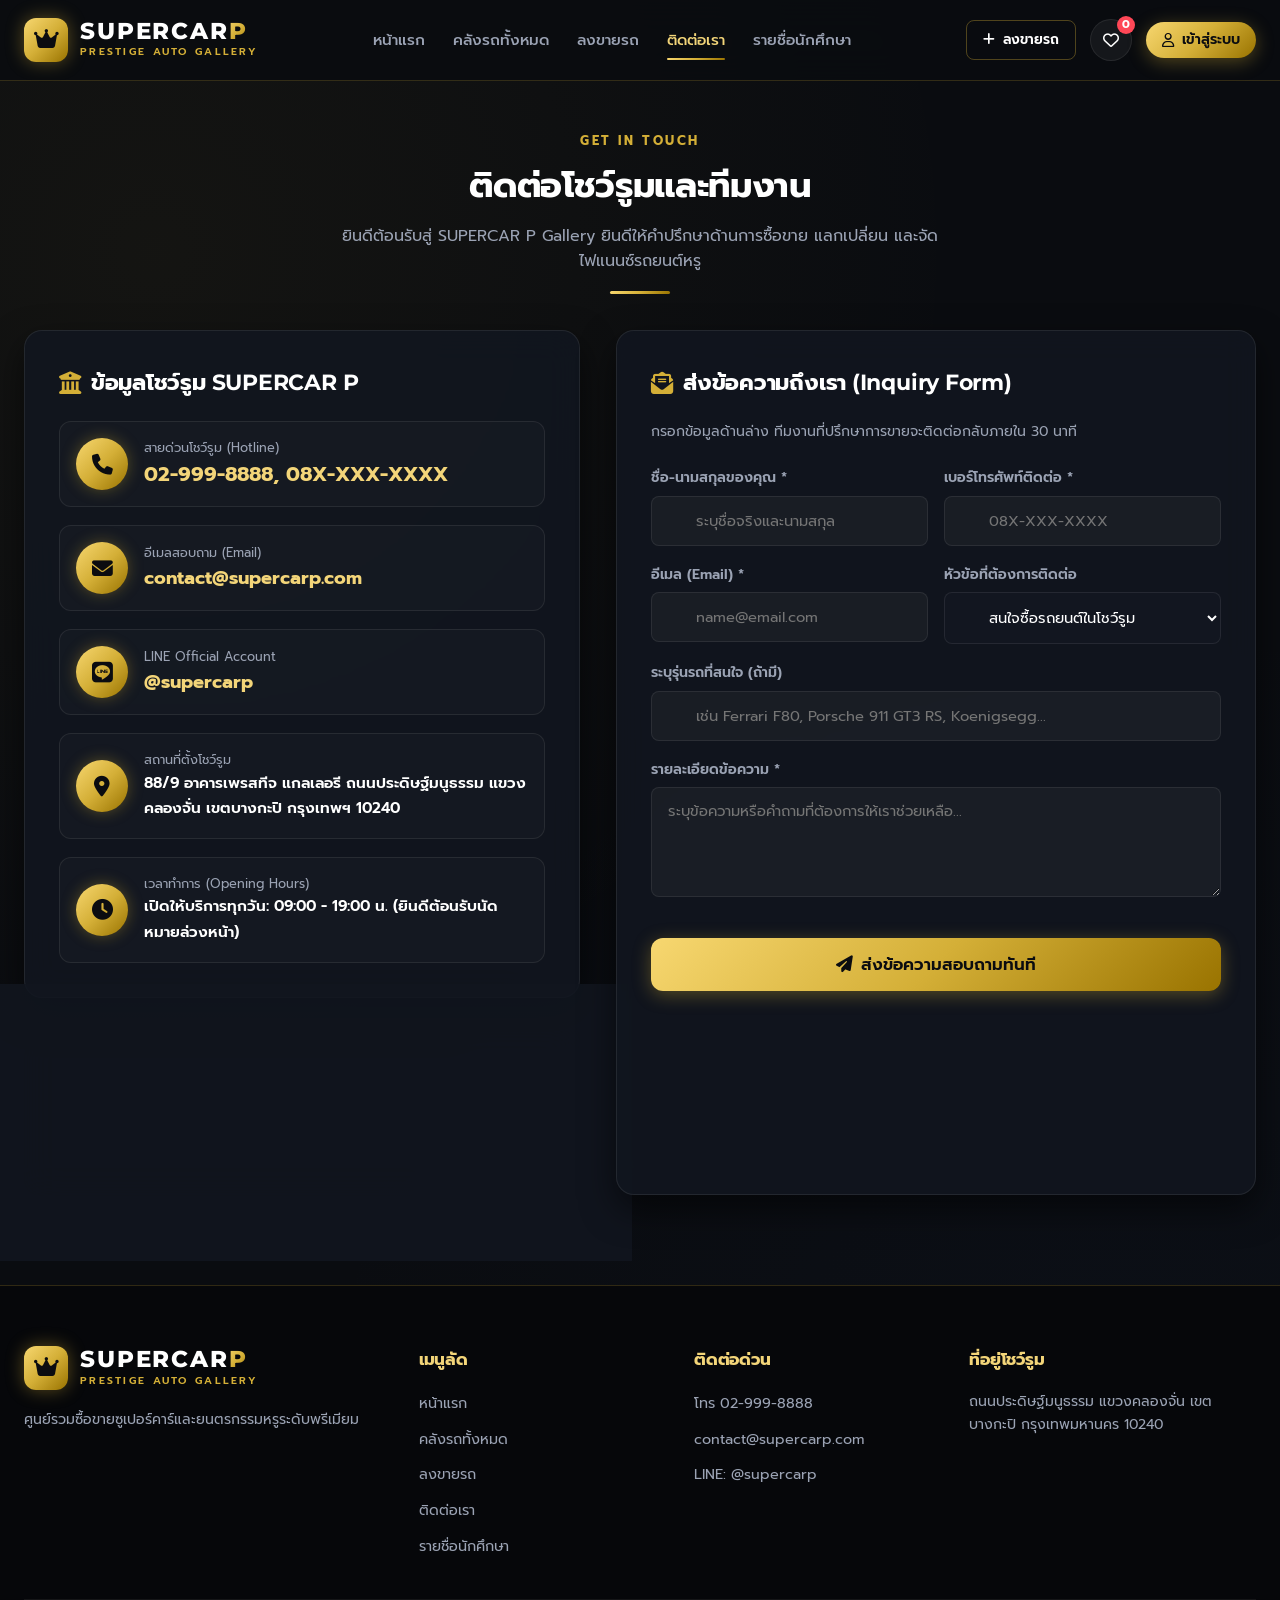
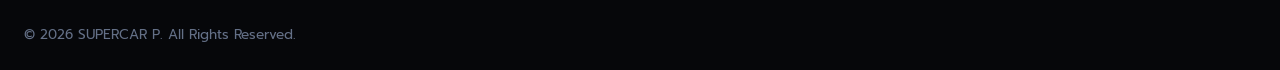
<file: contact.html>
<!DOCTYPE html>
<html lang="th">
<head>
  <meta charset="UTF-8">
  <meta name="viewport" content="width=device-width, initial-scale=1.0">
  <title>ติดต่อเรา | SUPERCAR P</title>
  
  <!-- FontAwesome Icons -->
  <link rel="stylesheet" href="https://cdnjs.cloudflare.com/ajax/libs/font-awesome/6.5.1/css/all.min.css">
  
  <!-- Stylesheets -->
  <link rel="stylesheet" href="style.css">
  <link rel="stylesheet" href="css/contact.css">
</head>
<body>

  <!-- ================= 1. HEADER / NAVIGATION ================= -->
  <header class="main-header" id="navbar">
    <div class="container header-container">
      <a href="index.html" class="brand-logo">
        <span class="logo-mark"><i class="fa-solid fa-crown"></i></span>
        <div class="logo-text">
          <span class="logo-title">SUPERCAR<span class="accent-gold">P</span></span>
          <span class="logo-sub">PRESTIGE AUTO GALLERY</span>
        </div>
      </a>

      <!-- Desktop Navigation Menu -->
      <nav class="nav-menu" id="navMenu">
        <a href="index.html" class="nav-link">หน้าแรก</a>
        <a href="cars.html" class="nav-link">คลังรถทั้งหมด</a>
        <a href="sell.html" class="nav-link">ลงขายรถ</a>
        <a href="contact.html" class="nav-link active">ติดต่อเรา</a>
        <a href="team.html" class="nav-link">รายชื่อนักศึกษา</a>
      </nav>

      <!-- Header Tools -->
      <div class="header-tools">
        <a href="sell.html" class="btn btn-outline btn-sm header-sell-btn">
          <i class="fa-solid fa-plus"></i>
          <span>ลงขายรถ</span>
        </a>

        <a href="cars.html?view=wishlist" class="wishlist-btn" id="wishlistToggle" title="รถที่ถูกใจ (Wishlist)">
          <i class="fa-regular fa-heart"></i>
          <span class="badge" id="wishlistCount">0</span>
        </a>

        <!-- User Authentication State Button -->
        <div id="navbarAuth"></div>

        <!-- Mobile Menu Toggle Button -->
        <button class="mobile-toggle" id="mobileMenuBtn" aria-label="Toggle Navigation">
          <span></span>
          <span></span>
          <span></span>
        </button>
      </div>
    </div>
  </header>

  <!-- ================= 2. CONTACT US SECTION ================= -->
  <main class="contact-section">
    <div class="container">
      
      <!-- Section Header -->
      <div class="section-header text-center section-header-center">
        <span class="sub-heading">GET IN TOUCH</span>
        <h1 class="main-heading">ติดต่อโชว์รูมและทีมงาน</h1>
        <p class="section-desc">ยินดีต้อนรับสู่ SUPERCAR P Gallery ยินดีให้คำปรึกษาด้านการซื้อขาย แลกเปลี่ยน และจัดไฟแนนซ์รถยนต์หรู</p>
        <div class="gold-divider"></div>
      </div>

      <div class="contact-layout">

        <!-- LEFT: SHOWROOM INFORMATION -->
        <div>
          <div class="glass-panel contact-card-main">
            <h2 class="contact-card-title">
              <i class="fa-solid fa-building-columns accent-gold-icon"></i>
              <span>ข้อมูลโชว์รูม SUPERCAR P</span>
            </h2>

            <div class="contact-info-list">
              <a href="tel:029998888" class="contact-item">
                <div class="contact-icon">
                  <i class="fa-solid fa-phone"></i>
                </div>
                <div>
                  <span class="contact-item-label">สายด่วนโชว์รูม (Hotline)</span>
                  <span class="contact-item-value-highlight">02-999-8888, 08X-XXX-XXXX</span>
                </div>
              </a>

              <a href="mailto:contact@supercarp.com" class="contact-item">
                <div class="contact-icon">
                  <i class="fa-solid fa-envelope"></i>
                </div>
                <div>
                  <span class="contact-item-label">อีเมลสอบถาม (Email)</span>
                  <span class="contact-item-value-gold">contact@supercarp.com</span>
                </div>
              </a>

              <div class="contact-item">
                <div class="contact-icon">
                  <i class="fa-brands fa-line"></i>
                </div>
                <div>
                  <span class="contact-item-label">LINE Official Account</span>
                  <span class="contact-item-value-gold">@supercarp</span>
                </div>
              </div>

              <div class="contact-item">
                <div class="contact-icon">
                  <i class="fa-solid fa-location-dot"></i>
                </div>
                <div>
                  <span class="contact-item-label">สถานที่ตั้งโชว์รูม</span>
                  <span class="contact-item-value-text">
                    88/9 อาคารเพรสทีจ แกลเลอรี ถนนประดิษฐ์มนูธรรม แขวงคลองจั่น เขตบางกะปิ กรุงเทพฯ 10240
                  </span>
                </div>
              </div>

              <div class="contact-item">
                <div class="contact-icon">
                  <i class="fa-solid fa-clock"></i>
                </div>
                <div>
                  <span class="contact-item-label">เวลาทำการ (Opening Hours)</span>
                  <span class="contact-item-value-text">
                    เปิดให้บริการทุกวัน: 09:00 - 19:00 น. (ยินดีต้อนรับนัดหมายล่วงหน้า)
                  </span>
                </div>
              </div>
            </div>
          </div>

          <!-- Service Highlights -->
          <div class="glass-panel contact-service-card">
            <h3 class="service-title">
              <i class="fa-solid fa-circle-check check-green-icon"></i>
              <span>บริการอำนวยความสะดวกสำหรับลูกค้า VIP</span>
            </h3>
            <ul class="service-list">
              <li><i class="fa-solid fa-check service-list-icon"></i> มีที่จอดรถ VIP รองรับกว่า 50 คัน</li>
              <li><i class="fa-solid fa-check service-list-icon"></i> ห้องรับรอง VIP Lounge พร้อมเครื่องดื่มและกาแฟพรีเมียม</li>
              <li><i class="fa-solid fa-check service-list-icon"></i> บริการรับ-ส่งลูกค้า ณ สนามบินสุวรรณภูมิและดอนเมือง</li>
            </ul>
          </div>
        </div>

        <!-- RIGHT: INQUIRY FORM -->
        <div class="glass-panel contact-form-panel">
          <h2 class="contact-card-title">
            <i class="fa-solid fa-envelope-open-text accent-gold-icon"></i>
            <span>ส่งข้อความถึงเรา (Inquiry Form)</span>
          </h2>
          <p class="contact-form-desc">
            กรอกข้อมูลด้านล่าง ทีมงานที่ปรึกษาการขายจะติดต่อกลับภายใน 30 นาที
          </p>

          <form id="contactForm" onsubmit="handleContactSubmit(event)">
            
            <div class="form-row">
              <div class="form-group">
                <label for="contactName">ชื่อ-นามสกุลของคุณ *</label>
                <input type="text" id="contactName" class="custom-input" placeholder="ระบุชื่อจริงและนามสกุล" required>
              </div>

              <div class="form-group">
                <label for="contactPhone">เบอร์โทรศัพท์ติดต่อ *</label>
                <input type="tel" id="contactPhone" class="custom-input" placeholder="08X-XXX-XXXX" required>
              </div>
            </div>

            <div class="form-row">
              <div class="form-group">
                <label for="contactEmail">อีเมล (Email) *</label>
                <input type="email" id="contactEmail" class="custom-input" placeholder="name@email.com" required>
              </div>

              <div class="form-group">
                <label for="contactTopic">หัวข้อที่ต้องการติดต่อ</label>
                <select id="contactTopic" class="custom-select">
                  <option value="buy">สนใจซื้อรถยนต์ในโชว์รูม</option>
                  <option value="sell">ต้องการประเมินราคา / ลงขายรถ</option>
                  <option value="finance">สอบถามเงื่อนไขสินเชื่อ / จัดไฟแนนซ์</option>
                  <option value="service">บริการหลังการขายและการรับประกัน</option>
                  <option value="other">เรื่องอื่นๆ</option>
                </select>
              </div>
            </div>

            <div class="form-group">
              <label for="contactCarModel">ระบุรุ่นรถที่สนใจ (ถ้ามี)</label>
              <input type="text" id="contactCarModel" class="custom-input" placeholder="เช่น Ferrari F80, Porsche 911 GT3 RS, Koenigsegg...">
            </div>

            <div class="form-group">
              <label for="contactMsg">รายละเอียดข้อความ *</label>
              <textarea id="contactMsg" class="custom-textarea" placeholder="ระบุข้อความหรือคำถามที่ต้องการให้เราช่วยเหลือ..." required></textarea>
            </div>

            <button type="submit" class="btn btn-gold btn-lg btn-contact-submit">
              <i class="fa-solid fa-paper-plane"></i>
              <span>ส่งข้อความสอบถามทันที</span>
            </button>

          </form>
        </div>

      </div>

    </div>
  </main>

  <!-- ================= 3. FOOTER ================= -->
  <footer class="main-footer">
    <div class="container">
      <div class="footer-grid">
        <div>
          <div class="brand-logo footer-brand-logo">
            <span class="logo-mark"><i class="fa-solid fa-crown"></i></span>
            <div class="logo-text">
              <span class="logo-title">SUPERCAR<span class="accent-gold">P</span></span>
              <span class="logo-sub">PRESTIGE AUTO GALLERY</span>
            </div>
          </div>
          <p class="footer-desc">
            ศูนย์รวมซื้อขายซูเปอร์คาร์และยนตรกรรมหรูระดับพรีเมียม
          </p>
        </div>

        <div>
          <h4 class="footer-title">เมนูลัด</h4>
          <ul class="footer-links">
            <li><a href="index.html">หน้าแรก</a></li>
            <li><a href="cars.html">คลังรถทั้งหมด</a></li>
            <li><a href="sell.html">ลงขายรถ</a></li>
            <li><a href="contact.html">ติดต่อเรา</a></li>
            <li><a href="team.html">รายชื่อนักศึกษา</a></li>
          </ul>
        </div>

        <div>
          <h4 class="footer-title">ติดต่อด่วน</h4>
          <ul class="footer-links">
            <li><a href="tel:029998888">โทร 02-999-8888</a></li>
            <li><a href="mailto:contact@supercarp.com">contact@supercarp.com</a></li>
            <li><a href="#">LINE: @supercarp</a></li>
          </ul>
        </div>

        <div>
          <h4 class="footer-title">ที่อยู่โชว์รูม</h4>
          <p class="footer-addr">
            ถนนประดิษฐ์มนูธรรม แขวงคลองจั่น เขตบางกะปิ กรุงเทพมหานคร 10240
          </p>
        </div>
      </div>

      <div class="footer-bottom">
        <div>© 2026 SUPERCAR P. All Rights Reserved.</div>
      </div>
    </div>
  </footer>

  <!-- Scripts -->
  <script src="js/cars-data.js"></script>
  <script>
    function handleContactSubmit(e) {
      e.preventDefault();
      const name = document.getElementById("contactName").value.trim();
      const phone = document.getElementById("contactPhone").value.trim();
      
      showToast(`ขอบคุณคุณ ${name}! ทีมงานได้รับข้อความแล้วและจะติดต่อกลับที่เบอร์ ${phone} โดยเร็วที่สุด`, "success", 5000);
      document.getElementById("contactForm").reset();
    }
  </script>
</body>
</html>
</file>
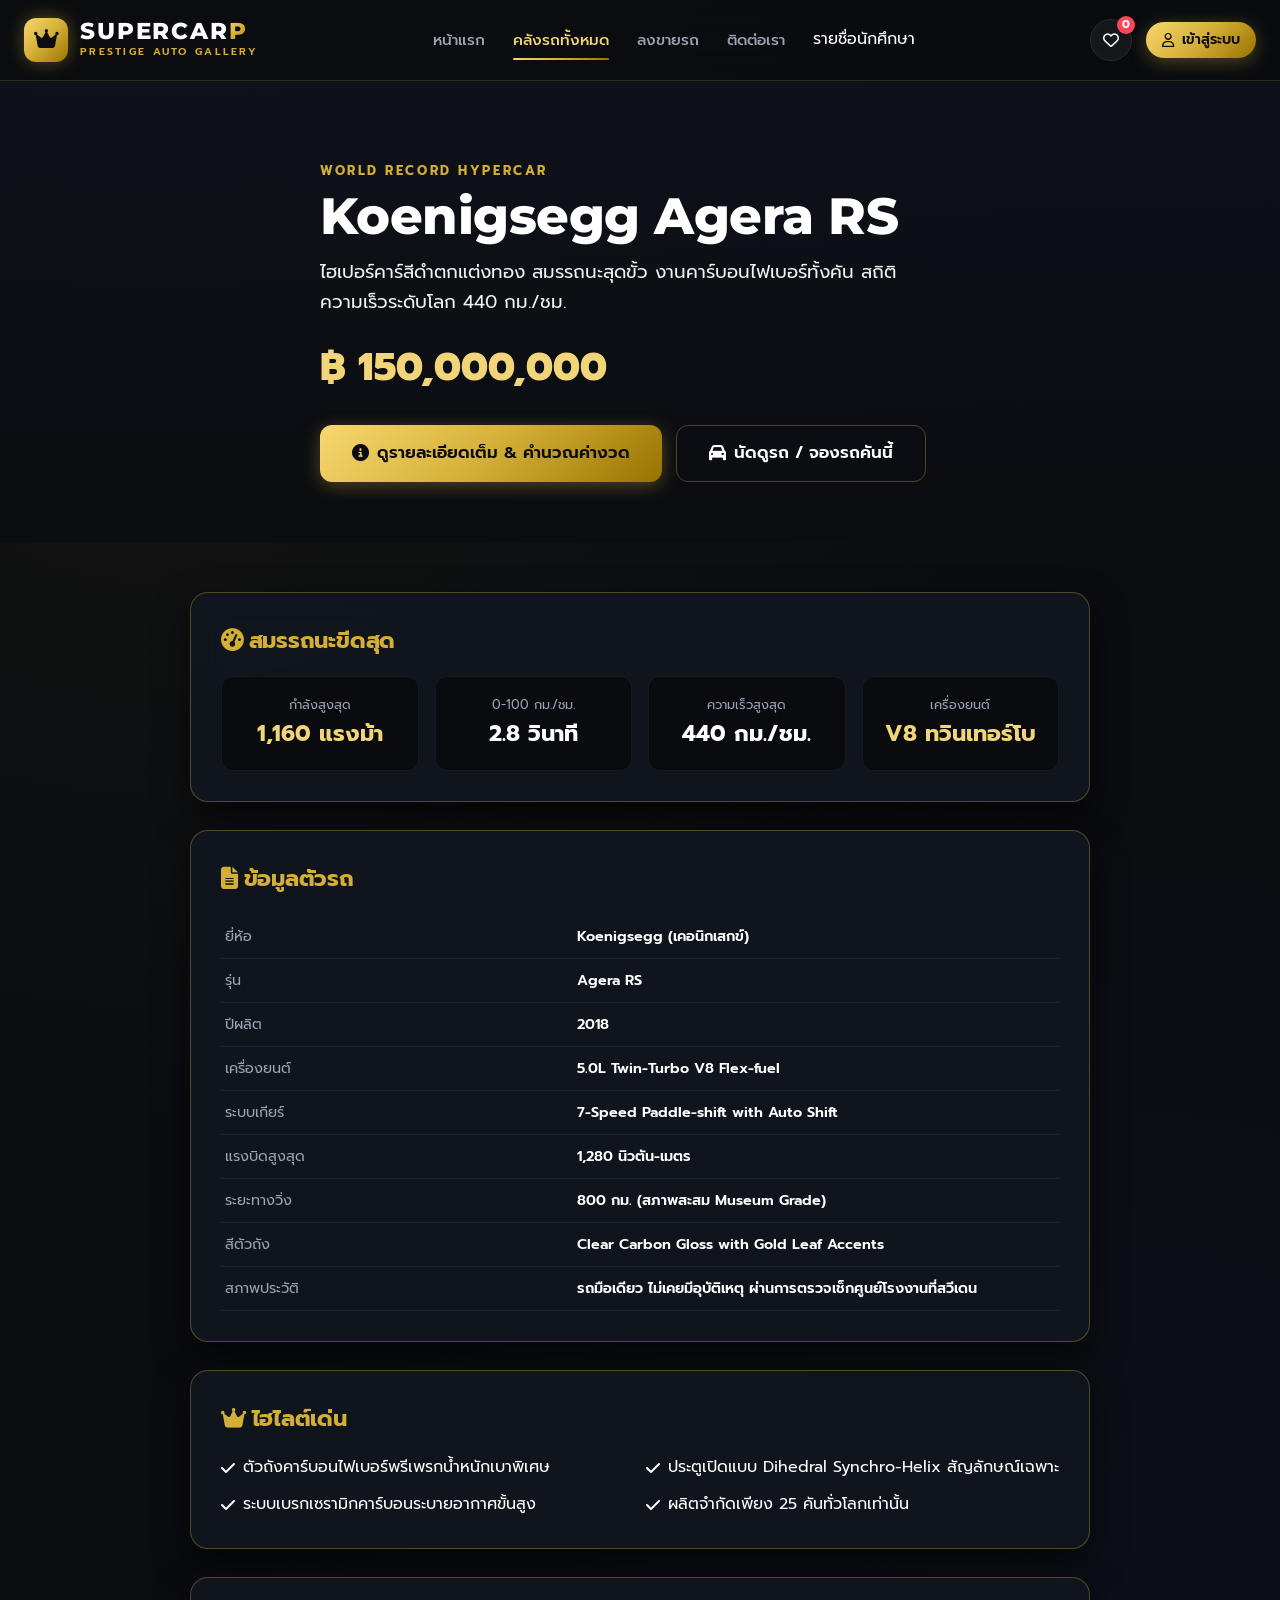
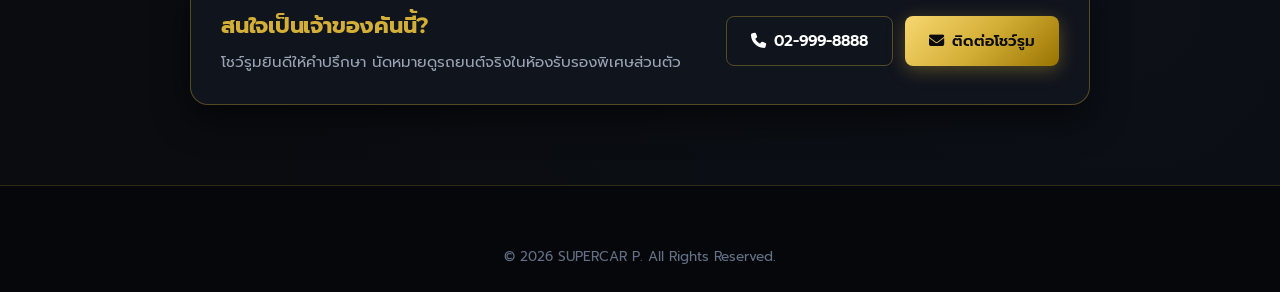
<file: index 2.html>
<!DOCTYPE html>
<html lang="th">
<head>
  <meta charset="UTF-8">
  <meta name="viewport" content="width=device-width, initial-scale=1.0">
  <title>Koenigsegg Agera RS | SUPERCAR P</title>
  
  <!-- FontAwesome Icons -->
  <link rel="stylesheet" href="https://cdnjs.cloudflare.com/ajax/libs/font-awesome/6.5.1/css/all.min.css">
  
  <!-- Stylesheets -->
  <link rel="stylesheet" href="style.css">
  <link rel="stylesheet" href="css/agera.css">
</head>
<body>

  <!-- Header -->
  <header class="main-header" id="navbar">
    <div class="container header-container">
      <a href="index.html" class="brand-logo">
        <span class="logo-mark"><i class="fa-solid fa-crown"></i></span>
        <div class="logo-text">
          <span class="logo-title">SUPERCAR<span class="accent-gold">P</span></span>
          <span class="logo-sub">PRESTIGE AUTO GALLERY</span>
        </div>
      </a>

      <nav class="nav-menu" id="navMenu">
        <a href="index.html" class="nav-link">หน้าแรก</a>
        <a href="cars.html" class="nav-link active">คลังรถทั้งหมด</a>
        <a href="sell.html" class="nav-link">ลงขายรถ</a>
        <a href="contact.html" class="nav-link">ติดต่อเรา</a>
        <a href="student_list">รายชื่อนักศึกษา</a>
      </nav>

      <div class="header-tools">
        <a href="cars.html?view=wishlist" class="wishlist-btn" id="wishlistToggle" title="รถที่ถูกใจ">
          <i class="fa-regular fa-heart"></i>
          <span class="badge" id="wishlistCount">0</span>
        </a>
        <div id="navbarAuth"></div>
        <button class="mobile-toggle" id="mobileMenuBtn">
          <span></span><span></span><span></span>
        </button>
      </div>
    </div>
  </header>

  <!-- Hero Section -->
  <section class="hero-section agera-hero-section">
    <div class="container">
      <div>
        <span class="sub-heading">WORLD RECORD HYPERCAR</span>
        <h1 class="hero-title agera-hero-title">Koenigsegg Agera RS</h1>
        <p class="agera-hero-desc">
          ไฮเปอร์คาร์สีดำตกแต่งทอง สมรรถนะสุดขั้ว งานคาร์บอนไฟเบอร์ทั้งคัน สถิติความเร็วระดับโลก 440 กม./ชม.
        </p>
        <div class="agera-hero-price">
          ฿ 150,000,000
        </div>
        <div class="agera-btn-group">
          <a href="car_details.html?id=4" class="btn btn-gold btn-lg">
            <i class="fa-solid fa-circle-info"></i> ดูรายละเอียดเต็ม & คำนวณค่างวด
          </a>
          <a href="car_details.html?id=4&action=booking" class="btn btn-outline btn-lg">
            <i class="fa-solid fa-car"></i> นัดดูรถ / จองรถคันนี้
          </a>
        </div>
      </div>
    </div>
  </section>

  <!-- Showcase Content -->
  <main class="container agera-main-content">
    
    <!-- Specs Box -->
    <div class="glass-panel agera-glass-card">
      <h2 class="agera-card-title">
        <i class="fa-solid fa-gauge-high"></i> สมรรถนะขีดสุด
      </h2>
      <div class="agera-specs-grid">
        <div class="agera-spec-cell">
          <small class="agera-spec-label">กำลังสูงสุด</small>
          <b class="agera-spec-val-gold">1,160 แรงม้า</b>
        </div>
        <div class="agera-spec-cell">
          <small class="agera-spec-label">0-100 กม./ชม.</small>
          <b class="agera-spec-val-white">2.8 วินาที</b>
        </div>
        <div class="agera-spec-cell">
          <small class="agera-spec-label">ความเร็วสูงสุด</small>
          <b class="agera-spec-val-white">440 กม./ชม.</b>
        </div>
        <div class="agera-spec-cell">
          <small class="agera-spec-label">เครื่องยนต์</small>
          <b class="agera-spec-val-gold">V8 ทวินเทอร์โบ</b>
        </div>
      </div>
    </div>

    <!-- Specs Table -->
    <div class="glass-panel agera-glass-card">
      <h2 class="agera-card-title">
        <i class="fa-solid fa-file-lines"></i> ข้อมูลตัวรถ
      </h2>
      <table class="detail-specs-table">
        <tr><td>ยี่ห้อ</td><td>Koenigsegg (เคอนิกเสกข์)</td></tr>
        <tr><td>รุ่น</td><td>Agera RS</td></tr>
        <tr><td>ปีผลิต</td><td>2018</td></tr>
        <tr><td>เครื่องยนต์</td><td>5.0L Twin-Turbo V8 Flex-fuel</td></tr>
        <tr><td>ระบบเกียร์</td><td>7-Speed Paddle-shift with Auto Shift</td></tr>
        <tr><td>แรงบิดสูงสุด</td><td>1,280 นิวตัน-เมตร</td></tr>
        <tr><td>ระยะทางวิ่ง</td><td>800 กม. (สภาพสะสม Museum Grade)</td></tr>
        <tr><td>สีตัวถัง</td><td>Clear Carbon Gloss with Gold Leaf Accents</td></tr>
        <tr><td>สภาพประวัติ</td><td>รถมือเดียว ไม่เคยมีอุบัติเหตุ ผ่านการตรวจเช็กศูนย์โรงงานที่สวีเดน</td></tr>
      </table>
    </div>

    <!-- Key Highlights -->
    <div class="glass-panel agera-glass-card">
      <h2 class="agera-card-title">
        <i class="fa-solid fa-crown"></i> ไฮไลต์เด่น
      </h2>
      <div class="agera-features-grid">
        <div class="agera-feature-item"><i class="fa-solid fa-check text-gold"></i> ตัวถังคาร์บอนไฟเบอร์พรีเพรกน้ำหนักเบาพิเศษ</div>
        <div class="agera-feature-item"><i class="fa-solid fa-check text-gold"></i> ประตูเปิดแบบ Dihedral Synchro-Helix สัญลักษณ์เฉพาะ</div>
        <div class="agera-feature-item"><i class="fa-solid fa-check text-gold"></i> ระบบเบรกเซรามิกคาร์บอนระบายอากาศขั้นสูง</div>
        <div class="agera-feature-item"><i class="fa-solid fa-check text-gold"></i> ผลิตจำกัดเพียง 25 คันทั่วโลกเท่านั้น</div>
      </div>
    </div>

    <!-- Contact Box -->
    <div class="glass-panel agera-contact-box">
      <div>
        <h3 class="agera-contact-title">สนใจเป็นเจ้าของคันนี้?</h3>
        <p class="agera-contact-desc">โชว์รูมยินดีให้คำปรึกษา นัดหมายดูรถยนต์จริงในห้องรับรองพิเศษส่วนตัว</p>
      </div>
      <div class="agera-contact-actions">
        <a href="tel:029998888" class="btn btn-outline"><i class="fa-solid fa-phone"></i> 02-999-8888</a>
        <a href="contact.html" class="btn btn-gold"><i class="fa-solid fa-envelope"></i> ติดต่อโชว์รูม</a>
      </div>
    </div>

  </main>

  <!-- Footer -->
  <footer class="main-footer">
    <div class="container footer-copy-text">
      © 2026 SUPERCAR P. All Rights Reserved.
    </div>
  </footer>

  <script src="js/cars-data.js"></script>
</body>
</html>
</file>
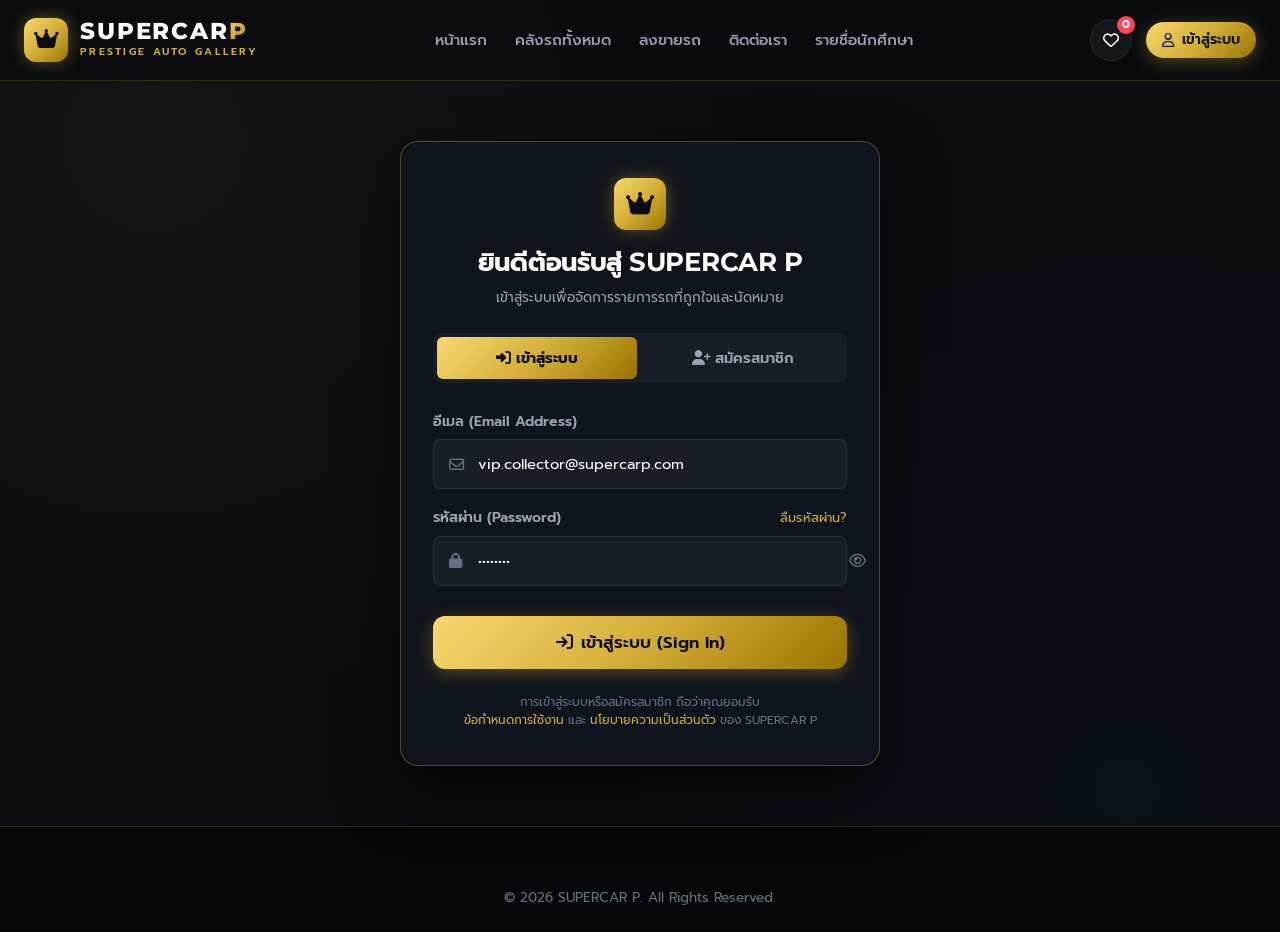
<file: login.html>
<!DOCTYPE html>
<html lang="th">
<head>
  <meta charset="UTF-8">
  <meta name="viewport" content="width=device-width, initial-scale=1.0">
  <title>เข้าสู่ระบบ & สมัครสมาชิก | SUPERCAR P</title>
  
  <!-- FontAwesome Icons -->
  <link rel="stylesheet" href="https://cdnjs.cloudflare.com/ajax/libs/font-awesome/6.5.1/css/all.min.css">
  
  <!-- Stylesheets -->
  <link rel="stylesheet" href="style.css">
  <link rel="stylesheet" href="css/login.css">
</head>
<body>

  <!-- ================= 1. HEADER / NAVIGATION ================= -->
  <header class="main-header" id="navbar">
    <div class="container header-container">
      <a href="index.html" class="brand-logo">
        <span class="logo-mark"><i class="fa-solid fa-crown"></i></span>
        <div class="logo-text">
          <span class="logo-title">SUPERCAR<span class="accent-gold">P</span></span>
          <span class="logo-sub">PRESTIGE AUTO GALLERY</span>
        </div>
      </a>

      <!-- Desktop Navigation Menu -->
      <nav class="nav-menu" id="navMenu">
        <a href="index.html" class="nav-link">หน้าแรก</a>
        <a href="cars.html" class="nav-link">คลังรถทั้งหมด</a>
        <a href="sell.html" class="nav-link">ลงขายรถ</a>
        <a href="contact.html" class="nav-link">ติดต่อเรา</a>
        <a href="team.html" class="nav-link">รายชื่อนักศึกษา</a>
      </nav>

      <!-- Header Tools -->
      <div class="header-tools">
        <a href="cars.html?view=wishlist" class="wishlist-btn" id="wishlistToggle" title="รถที่ถูกใจ (Wishlist)">
          <i class="fa-regular fa-heart"></i>
          <span class="badge" id="wishlistCount">0</span>
        </a>

        <!-- User Authentication State Button -->
        <div id="navbarAuth"></div>

        <!-- Mobile Menu Toggle Button -->
        <button class="mobile-toggle" id="mobileMenuBtn" aria-label="Toggle Navigation">
          <span></span>
          <span></span>
          <span></span>
        </button>
      </div>
    </div>
  </header>

  <!-- ================= 2. AUTHENTICATION SECTION ================= -->
  <main class="auth-wrapper">
    <div class="auth-card glass-panel">
      
      <!-- Logo Branding in Card -->
      <div class="auth-header">
        <span class="logo-mark auth-logo-mark">
          <i class="fa-solid fa-crown"></i>
        </span>
        <h1 class="auth-title">ยินดีต้อนรับสู่ SUPERCAR P</h1>
        <p class="auth-subtitle">เข้าสู่ระบบเพื่อจัดการรายการรถที่ถูกใจและนัดหมาย</p>
      </div>

      <!-- Tab Switcher -->
      <div class="auth-tabs">
        <button type="button" class="auth-tab-btn active" id="tabSignInBtn" onclick="switchAuthTab('signin')">
          <i class="fa-solid fa-right-to-bracket"></i> เข้าสู่ระบบ
        </button>
        <button type="button" class="auth-tab-btn" id="tabSignUpBtn" onclick="switchAuthTab('signup')">
          <i class="fa-solid fa-user-plus"></i> สมัครสมาชิก
        </button>
      </div>

      <!-- 1. SIGN IN FORM -->
      <form id="signInForm" onsubmit="handleSignInSubmit(event)">
        <div class="form-group">
          <label for="loginEmail">อีเมล (Email Address)</label>
          <div class="input-with-icon">
            <i class="fa-regular fa-envelope"></i>
            <input type="email" id="loginEmail" class="custom-input" placeholder="name@email.com" required value="vip.collector@supercarp.com">
          </div>
        </div>

        <div class="form-group">
          <div class="form-label-row">
            <label for="loginPassword">รหัสผ่าน (Password)</label>
            <a href="javascript:void(0)" onclick="handleForgotPassword()" class="forgot-link">ลืมรหัสผ่าน?</a>
          </div>
          <div class="input-with-icon input-relative">
            <i class="fa-solid fa-lock"></i>
            <input type="password" id="loginPassword" class="custom-input" placeholder="••••••••" required value="12345678">
            <button type="button" onclick="togglePasswordVisibility('loginPassword', this)" class="toggle-password-btn">
              <i class="fa-regular fa-eye"></i>
            </button>
          </div>
        </div>

        <button type="submit" class="btn btn-gold btn-lg btn-auth-submit">
          <i class="fa-solid fa-arrow-right-to-bracket"></i>
          <span>เข้าสู่ระบบ (Sign In)</span>
        </button>
      </form>

      <!-- 2. SIGN UP FORM -->
      <form id="signUpForm" onsubmit="handleSignUpSubmit(event)" class="form-hidden">
        <div class="form-group">
          <label for="signupName">ชื่อ-นามสกุล (Full Name)</label>
          <div class="input-with-icon">
            <i class="fa-regular fa-user"></i>
            <input type="text" id="signupName" class="custom-input" placeholder="ระบุชื่อจริงและนามสกุล" required>
          </div>
        </div>

        <div class="form-group">
          <label for="signupEmail">อีเมล (Email Address)</label>
          <div class="input-with-icon">
            <i class="fa-regular fa-envelope"></i>
            <input type="email" id="signupEmail" class="custom-input" placeholder="name@email.com" required>
          </div>
        </div>

        <div class="form-group">
          <label for="signupPassword">รหัสผ่าน (Password)</label>
          <div class="input-with-icon input-relative">
            <i class="fa-solid fa-lock"></i>
            <input type="password" id="signupPassword" class="custom-input" placeholder="กำหนดรหัสผ่านอย่างน้อย 6 ตัวอักษร" required minlength="6">
            <button type="button" onclick="togglePasswordVisibility('signupPassword', this)" class="toggle-password-btn">
              <i class="fa-regular fa-eye"></i>
            </button>
          </div>
        </div>

        <div class="form-group">
          <label for="confirmPassword">ยืนยันรหัสผ่าน (Confirm Password)</label>
          <div class="input-with-icon input-relative">
            <i class="fa-solid fa-shield-halved"></i>
            <input type="password" id="confirmPassword" class="custom-input" placeholder="กรอกรหัสผ่านอีกครั้ง" required minlength="6">
          </div>
        </div>

        <button type="submit" class="btn btn-gold btn-lg btn-auth-submit">
          <i class="fa-solid fa-user-check"></i>
          <span>สร้างบัญชีผู้ใช้ใหม่ (Create Account)</span>
        </button>
      </form>

      <!-- Terms Notice -->
      <p class="auth-terms">
        การเข้าสู่ระบบหรือสมัครสมาชิก ถือว่าคุณยอมรับ<br>
        <a href="#" class="auth-terms-link">ข้อกำหนดการใช้งาน</a> และ <a href="#" class="auth-terms-link">นโยบายความเป็นส่วนตัว</a> ของ SUPERCAR P
      </p>

    </div>
  </main>

  <!-- ================= 3. FOOTER ================= -->
  <footer class="main-footer">
    <div class="container footer-copy-text">
      © 2026 SUPERCAR P. All Rights Reserved.
    </div>
  </footer>

  <!-- Scripts -->
  <script src="js/cars-data.js"></script>
  <script>
    function switchAuthTab(tab) {
      const signInForm = document.getElementById("signInForm");
      const signUpForm = document.getElementById("signUpForm");
      const tabSignInBtn = document.getElementById("tabSignInBtn");
      const tabSignUpBtn = document.getElementById("tabSignUpBtn");

      if (tab === "signin") {
        signInForm.classList.remove("form-hidden");
        signInForm.style.display = "";
        signUpForm.classList.add("form-hidden");
        signUpForm.style.display = "";
        tabSignInBtn.classList.add("active");
        tabSignUpBtn.classList.remove("active");
      } else {
        signInForm.classList.add("form-hidden");
        signInForm.style.display = "";
        signUpForm.classList.remove("form-hidden");
        signUpForm.style.display = "";
        tabSignUpBtn.classList.add("active");
        tabSignInBtn.classList.remove("active");
      }
    }

    function togglePasswordVisibility(inputId, btn) {
      const input = document.getElementById(inputId);
      const icon = btn.querySelector("i");
      if (input.type === "password") {
        input.type = "text";
        icon.className = "fa-regular fa-eye-slash";
      } else {
        input.type = "password";
        icon.className = "fa-regular fa-eye";
      }
    }

    function handleForgotPassword() {
      const email = prompt("กรุณาระบุอีเมลที่ใช้ลงทะเบียนเพื่อรับลิงก์รีเซ็ตรหัสผ่าน:");
      if (email) {
        showToast(`ระบบได้ส่งลิงก์ตั้งรหัสผ่านใหม่ไปยัง ${email} เรียบร้อยแล้ว`, "success", 5000);
      }
    }

    function handleSignInSubmit(e) {
      e.preventDefault();
      const email = document.getElementById("loginEmail").value.trim();
      const name = email.split("@")[0];

      loginUser({ name: name.charAt(0).toUpperCase() + name.slice(1), email: email });
      showToast(`เข้าสู่ระบบสำเร็จ ยินดีต้อนรับคุณ ${name}!`, "success", 3000);

      setTimeout(() => {
        window.location.href = "index.html";
      }, 1000);
    }

    function handleSignUpSubmit(e) {
      e.preventDefault();
      const name = document.getElementById("signupName").value.trim();
      const email = document.getElementById("signupEmail").value.trim();
      const pass = document.getElementById("signupPassword").value;
      const confirmPass = document.getElementById("confirmPassword").value;

      if (pass !== confirmPass) {
        showToast("รหัสผ่านไม่ตรงกัน กรุณาตรวจสอบอีกครั้ง", "error");
        return;
      }

      loginUser({ name: name, email: email });
      showToast(`สมัครสมาชิกสำเร็จ ยินดีต้อนรับคุณ ${name}!`, "success", 3000);

      setTimeout(() => {
        window.location.href = "index.html";
      }, 1000);
    }
  </script>
</body>
</html>
</file>
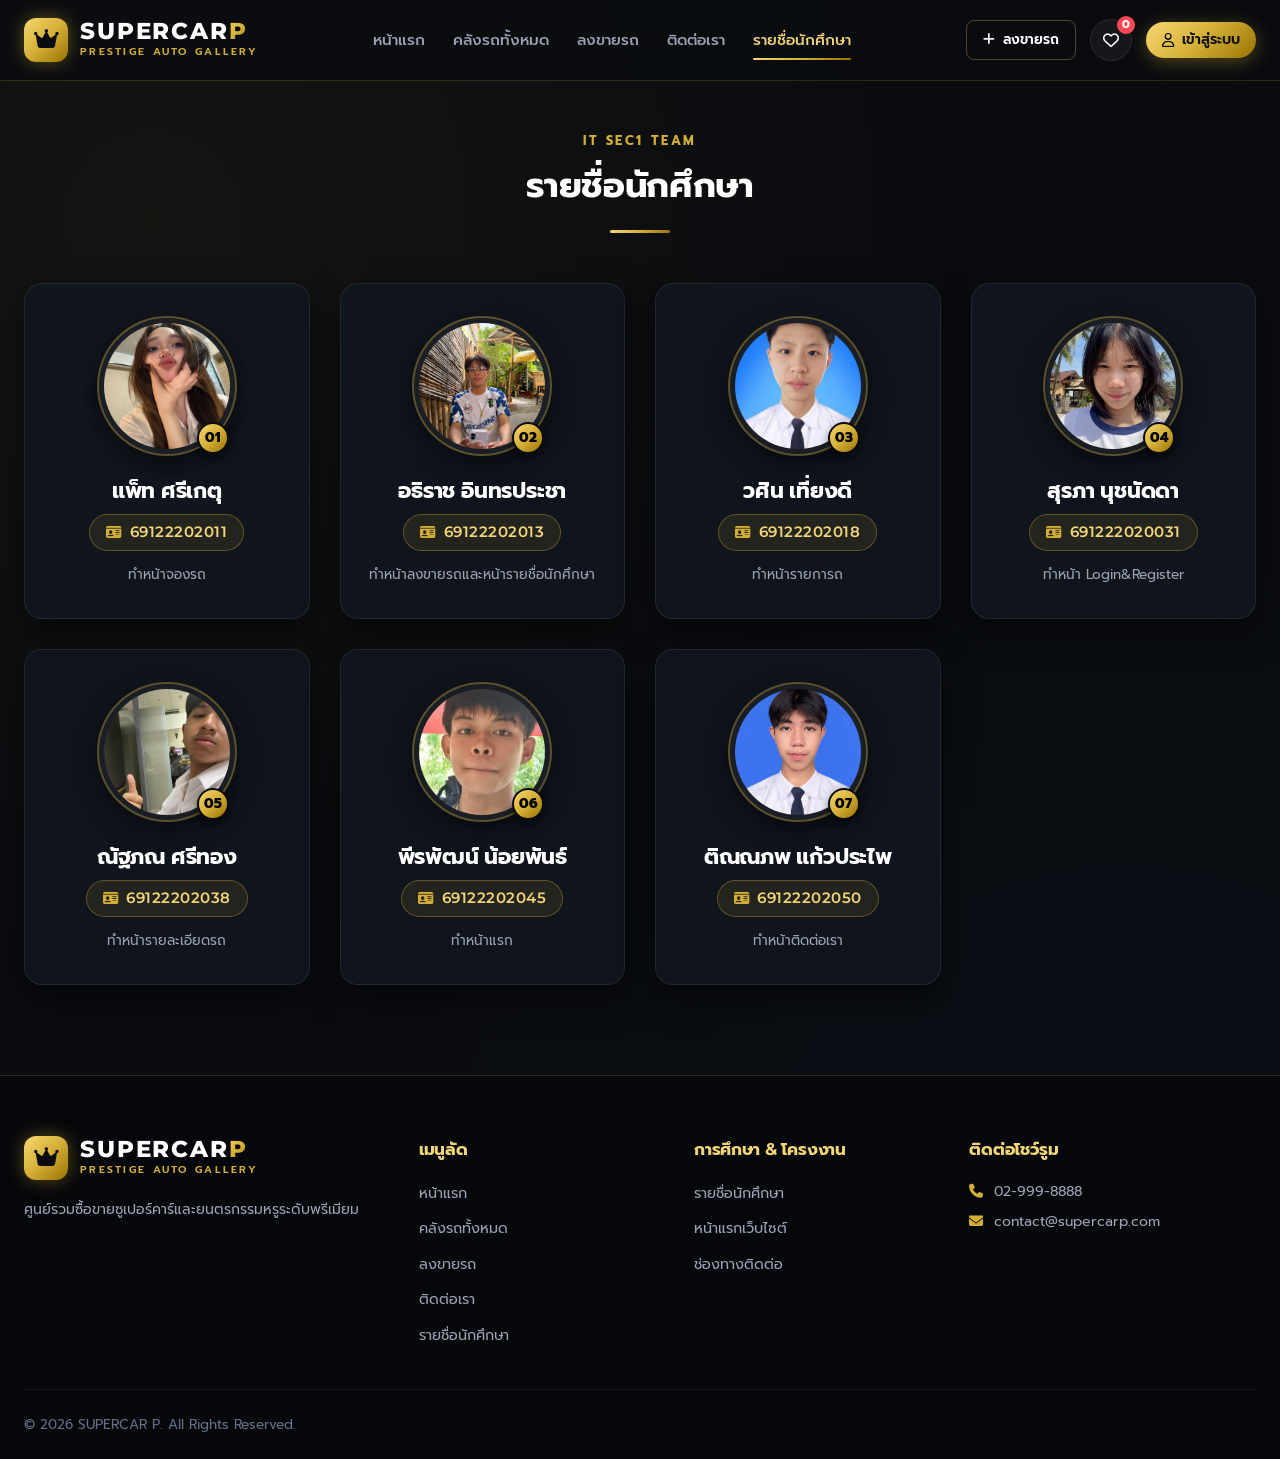
<file: team.html>
<!DOCTYPE html>
<html lang="th">
<head>
  <meta charset="UTF-8">
  <meta name="viewport" content="width=device-width, initial-scale=1.0">
  <title>รายชื่อนักศึกษา & รายชื่อนักศึกษา | SUPERCAR P</title>
  
  <!-- FontAwesome Icons -->
  <link rel="stylesheet" href="https://cdnjs.cloudflare.com/ajax/libs/font-awesome/6.5.1/css/all.min.css">
  
  <!-- Stylesheets -->
  <link rel="stylesheet" href="style.css">
  <link rel="stylesheet" href="css/team.css">
</head>
<body>

  <!-- ================= 1. HEADER / NAVIGATION ================= -->
  <header class="main-header" id="navbar">
    <div class="container header-container">
      <a href="index.html" class="brand-logo">
        <span class="logo-mark"><i class="fa-solid fa-crown"></i></span>
        <div class="logo-text">
          <span class="logo-title">SUPERCAR<span class="accent-gold">P</span></span>
          <span class="logo-sub">PRESTIGE AUTO GALLERY</span>
        </div>
      </a>

      <!-- Desktop Navigation Menu -->
      <nav class="nav-menu" id="navMenu">
        <a href="index.html" class="nav-link">หน้าแรก</a>
        <a href="cars.html" class="nav-link">คลังรถทั้งหมด</a>
        <a href="sell.html" class="nav-link">ลงขายรถ</a>
        <a href="contact.html" class="nav-link">ติดต่อเรา</a>
        <a href="team.html" class="nav-link active">รายชื่อนักศึกษา</a>
      </nav>

      <!-- Header Tools -->
      <div class="header-tools">
        <a href="sell.html" class="btn btn-outline btn-sm header-sell-btn">
          <i class="fa-solid fa-plus"></i>
          <span>ลงขายรถ</span>
        </a>

        <a href="cars.html?view=wishlist" class="wishlist-btn" id="wishlistToggle" title="รถที่ถูกใจ (Wishlist)">
          <i class="fa-regular fa-heart"></i>
          <span class="badge" id="wishlistCount">0</span>
        </a>

        <!-- User Authentication State Button -->
        <div id="navbarAuth"></div>

        <!-- Mobile Menu Toggle Button -->
        <button class="mobile-toggle" id="mobileMenuBtn" aria-label="Toggle Navigation">
          <span></span>
          <span></span>
          <span></span>
        </button>
      </div>
    </div>
  </header>

  <!-- ================= 2. TEAM MEMBERS SECTION ================= -->
  <main class="team-section">
    <div class="container">
      
      <!-- Section Header -->
      <div class="section-header text-center team-header-center">
        <span class="sub-heading">IT SEC1 TEAM</span>
        <h1 class="main-heading">รายชื่อนักศึกษา</h1>
        <div class="gold-divider"></div>
      </div>

      <!-- 7 Students Cards Grid -->
      <div class="team-grid">
        
        <!-- Member Card 1 -->
        <div class="team-card glass-panel">
          <div class="team-photo-wrap">
            <img src="pic/Patty.jpg" alt="แพ็ท ศรีเกตุ" class="team-photo-img" onerror="this.onerror=null; this.src='https://images.unsplash.com/photo-1534528741775-53994a69daeb?auto=format&fit=crop&w=400&q=80';">
            <span class="team-badge-number">01</span>
          </div>
          <h2 class="team-member-name">แพ็ท ศรีเกตุ</h2>
          <div class="team-id-badge">
            <i class="fa-solid fa-id-card team-id-icon"></i>
            <span>69122202011</span>
          </div>
          <p class="team-member-role">ทำหน้าจองรถ</p>
        </div>

        <!-- Member Card 2 -->
        <div class="team-card glass-panel">
          <div class="team-photo-wrap">
            <img src="pic/Pat.jpg" alt="อธิราช อินทรประชา" class="team-photo-img" onerror="this.onerror=null; this.src='https://images.unsplash.com/photo-1507003211169-0a1dd7228f2d?auto=format&fit=crop&w=400&q=80';">
            <span class="team-badge-number">02</span>
          </div>
          <h2 class="team-member-name">อธิราช อินทรประชา</h2>
          <div class="team-id-badge">
            <i class="fa-solid fa-id-card team-id-icon"></i>
            <span>69122202013</span>
          </div>
          <p class="team-member-role">ทำหน้าลงขายรถและหน้ารายชื่อนักศึกษา</p>
        </div>

        <!-- Member Card 3 -->
        <div class="team-card glass-panel">
          <div class="team-photo-wrap">
            <img src="pic/Sin.jpg" alt="วศิน เที่ยงดี" class="team-photo-img" onerror="this.onerror=null; this.src='https://images.unsplash.com/photo-1500648767791-00dcc994a43e?auto=format&fit=crop&w=400&q=80';">
            <span class="team-badge-number">03</span>
          </div>
          <h2 class="team-member-name">วศิน เที่ยงดี</h2>
          <div class="team-id-badge">
            <i class="fa-solid fa-id-card team-id-icon"></i>
            <span>69122202018</span>
          </div>
          <p class="team-member-role">ทำหน้ารายการถ</p>
        </div>

        <!-- Member Card 4 -->
        <div class="team-card glass-panel">
          <div class="team-photo-wrap">
            <img src="pic/Toey.jpg" alt="สุรภา นุชนัดดา" class="team-photo-img" onerror="this.onerror=null; this.src='https://images.unsplash.com/photo-1494790108377-be9c29b29330?auto=format&fit=crop&w=400&q=80';">
            <span class="team-badge-number">04</span>
          </div>
          <h2 class="team-member-name">สุรภา นุชนัดดา</h2>
          <div class="team-id-badge">
            <i class="fa-solid fa-id-card team-id-icon"></i>
            <span>691222020031</span>
          </div>
          <p class="team-member-role">ทำหน้า Login&Register</p>
        </div>

        <!-- Member Card 5 -->
        <div class="team-card glass-panel">
          <div class="team-photo-wrap">
            <img src="pic/Nat.jpg" alt="ณัฐภณ ศรีทอง" class="team-photo-img" onerror="this.onerror=null; this.src='https://images.unsplash.com/photo-1519085360753-af0119f7cbe7?auto=format&fit=crop&w=400&q=80';">
            <span class="team-badge-number">05</span>
          </div>
          <h2 class="team-member-name">ณัฐภณ ศรีทอง</h2>
          <div class="team-id-badge">
            <i class="fa-solid fa-id-card team-id-icon"></i>
            <span>69122202038</span>
          </div>
          <p class="team-member-role">ทำหน้ารายละเอียดรถ</p>
        </div>

        <!-- Member Card 6 -->
        <div class="team-card glass-panel">
          <div class="team-photo-wrap">
            <img src="pic/Kan.jpg" alt="พีรพัฒน์ น้อยพันธ์" class="team-photo-img" onerror="this.onerror=null; this.src='https://images.unsplash.com/photo-1472099645785-5658abf4ff4e?auto=format&fit=crop&w=400&q=80';">
            <span class="team-badge-number">06</span>
          </div>
          <h2 class="team-member-name">พีรพัฒน์ น้อยพันธ์</h2>
          <div class="team-id-badge">
            <i class="fa-solid fa-id-card team-id-icon"></i>
            <span>69122202045</span>
          </div>
          <p class="team-member-role">ทำหน้าแรก</p>
        </div>

        <!-- Member Card 7 -->
        <div class="team-card glass-panel">
          <div class="team-photo-wrap">
            <img src="pic/Tle.jpg" alt="ติณณภพ แก้วประไพ" class="team-photo-img" onerror="this.onerror=null; this.src='https://images.unsplash.com/photo-1506794778202-cad84cf45f1d?auto=format&fit=crop&w=400&q=80';">
            <span class="team-badge-number">07</span>
          </div>
          <h2 class="team-member-name">ติณณภพ แก้วประไพ</h2>
          <div class="team-id-badge">
            <i class="fa-solid fa-id-card team-id-icon"></i>
            <span>69122202050</span>
          </div>
          <p class="team-member-role">ทำหน้าติดต่อเรา</p>
        </div>

      </div>

    </div>
  </main>

  <!-- ================= 3. FOOTER ================= -->
  <footer class="main-footer">
    <div class="container">
      <div class="footer-grid">
        <div>
          <div class="brand-logo footer-brand-logo">
            <span class="logo-mark"><i class="fa-solid fa-crown"></i></span>
            <div class="logo-text">
              <span class="logo-title">SUPERCAR<span class="accent-gold">P</span></span>
              <span class="logo-sub">PRESTIGE AUTO GALLERY</span>
            </div>
          </div>
          <p class="footer-desc">
            ศูนย์รวมซื้อขายซูเปอร์คาร์และยนตรกรรมหรูระดับพรีเมียม
          </p>
        </div>

        <div>
          <h4 class="footer-title">เมนูลัด</h4>
          <ul class="footer-links">
            <li><a href="index.html">หน้าแรก</a></li>
            <li><a href="cars.html">คลังรถทั้งหมด</a></li>
            <li><a href="sell.html">ลงขายรถ</a></li>
            <li><a href="contact.html">ติดต่อเรา</a></li>
            <li><a href="team.html">รายชื่อนักศึกษา</a></li>
          </ul>
        </div>

        <div>
          <h4 class="footer-title">การศึกษา & โครงงาน</h4>
          <ul class="footer-links">
            <li><a href="team.html">รายชื่อนักศึกษา</a></li>
            <li><a href="index.html">หน้าแรกเว็บไซต์</a></li>
            <li><a href="contact.html">ช่องทางติดต่อ</a></li>
          </ul>
        </div>

        <div>
          <h4 class="footer-title">ติดต่อโชว์รูม</h4>
          <p class="footer-contact-item">
            <i class="fa-solid fa-phone footer-contact-icon"></i> 02-999-8888
          </p>
          <p class="footer-contact-item">
            <i class="fa-solid fa-envelope footer-contact-icon"></i> contact@supercarp.com
          </p>
        </div>
      </div>

      <div class="footer-bottom">
        <div>© 2026 SUPERCAR P. All Rights Reserved.</div>
      </div>
    </div>
  </footer>

  <!-- Scripts -->
  <script src="js/cars-data.js"></script>
</body>
</html>
</file>
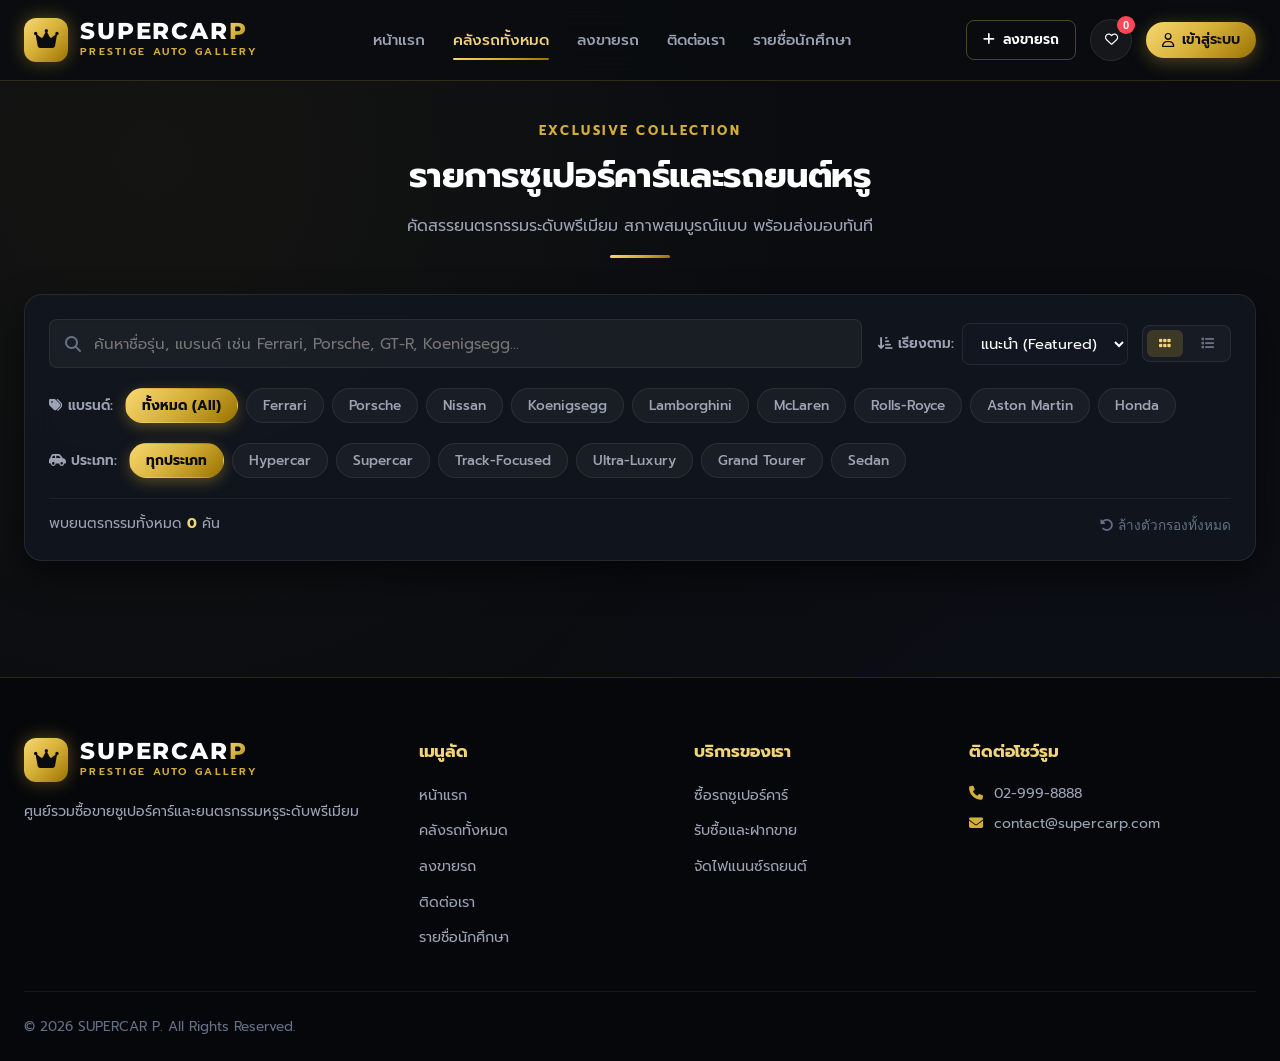
<file: cars/cars.html>
<!DOCTYPE html>
<html lang="th">
<head>
  <meta charset="UTF-8">
  <meta name="viewport" content="width=device-width, initial-scale=1.0">
  <title>SUPERCAR P | คลังรายการรถหรู & ซูเปอร์คาร์</title>
  
  <!-- FontAwesome for Icons -->
  <link rel="stylesheet" href="https://cdnjs.cloudflare.com/ajax/libs/font-awesome/6.5.1/css/all.min.css">
  
  <!-- Custom Stylesheets -->
  <link rel="stylesheet" href="../style.css">
  <link rel="stylesheet" href="cars.css">
</head>
<body>

  <!-- Main Navigation Header -->
  <header class="main-header" id="navbar">
    <div class="container header-container">
      <a href="../index.html" class="brand-logo">
        <span class="logo-mark"><i class="fa-solid fa-crown"></i></span>
        <div class="logo-text">
          <span class="logo-title">SUPERCAR<span class="accent-gold">P</span></span>
          <span class="logo-sub">PRESTIGE AUTO GALLERY</span>
        </div>
      </a>

      <!-- Desktop Navigation Menu -->
      <nav class="nav-menu" id="navMenu">
        <a href="../index.html" class="nav-link">หน้าแรก</a>
        <a href="../cars.html" class="nav-link active">คลังรถทั้งหมด</a>
        <a href="../sell.html" class="nav-link">ลงขายรถ</a>
        <a href="../contact.html" class="nav-link">ติดต่อเรา</a>
        <a href="../team.html" class="nav-link">รายชื่อนักศึกษา</a>
      </nav>

      <!-- Right Header Actions -->
      <div class="header-tools">
        <a href="../sell.html" class="btn btn-outline btn-sm header-sell-btn">
          <i class="fa-solid fa-plus"></i>
          <span>ลงขายรถ</span>
        </a>

        <button class="wishlist-btn" id="wishlistToggle" title="รถที่ถูกใจ (Favorites)">
          <i class="fa-regular fa-heart"></i>
          <span class="badge" id="wishlistCount">0</span>
        </button>

        <!-- User Authentication State Button -->
        <div id="navbarAuth"></div>

        <button class="mobile-toggle" id="mobileMenuBtn" aria-label="Toggle Navigation">
          <span></span>
          <span></span>
          <span></span>
        </button>
      </div>
    </div>
  </header>

  <!-- Main Showroom / Car Listings Section -->
  <main class="showroom-section" id="showroom">
    <div class="container">
      
      <!-- Section Header -->
      <div class="section-header text-center section-header-center">
        <span class="sub-heading">EXCLUSIVE COLLECTION</span>
        <h1 class="main-heading">รายการซูเปอร์คาร์และรถยนต์หรู</h1>
        <p class="section-desc">คัดสรรยนตรกรรมระดับพรีเมียม สภาพสมบูรณ์แบบ พร้อมส่งมอบทันที</p>
        <div class="gold-divider"></div>
      </div>

      <!-- Search & Filters Container -->
      <div class="filter-wrapper glass-panel">
        <!-- Search bar & Sort -->
        <div class="filter-top-row">
          <div class="search-box">
            <i class="fa-solid fa-magnifying-glass"></i>
            <input type="text" id="searchInput" placeholder="ค้นหาชื่อรุ่น, แบรนด์ เช่น Ferrari, Porsche, GT-R, Koenigsegg...">
            <button class="clear-search-btn is-hidden" id="clearSearch"><i class="fa-solid fa-xmark"></i></button>
          </div>

          <div class="filter-controls-group">
            <div class="filter-sort-group">
              <label for="sortSelect" class="filter-sort-label"><i class="fa-solid fa-arrow-down-short-wide"></i> เรียงตาม:</label>
              <select id="sortSelect" class="custom-select filter-sort-select">
                <option value="featured">แนะนำ (Featured)</option>
                <option value="price-desc">ราคา: สูงไปต่ำ</option>
                <option value="price-asc">ราคา: ต่ำไปสูง</option>
                <option value="hp-desc">แรงม้า: สูงสุด</option>
                <option value="year-desc">ปีใหม่ล่าสุด</option>
              </select>
            </div>

            <div class="view-mode-buttons">
              <button class="view-btn active" id="viewGrid" title="มุมมองตาราง"><i class="fa-solid fa-grip"></i></button>
              <button class="view-btn" id="viewList" title="มุมมองรายการ"><i class="fa-solid fa-list"></i></button>
            </div>
          </div>
        </div>

        <!-- Brand Category Filter Pills -->
        <div class="filter-pills-row">
          <span class="filter-label"><i class="fa-solid fa-tags"></i> แบรนด์:</span>
          <div class="filter-pills" id="brandPills">
            <button class="pill-btn active" data-brand="all">ทั้งหมด (All)</button>
            <button class="pill-btn" data-brand="Ferrari">Ferrari</button>
            <button class="pill-btn" data-brand="Porsche">Porsche</button>
            <button class="pill-btn" data-brand="Nissan">Nissan</button>
            <button class="pill-btn" data-brand="Koenigsegg">Koenigsegg</button>
            <button class="pill-btn" data-brand="Lamborghini">Lamborghini</button>
            <button class="pill-btn" data-brand="McLaren">McLaren</button>
            <button class="pill-btn" data-brand="Rolls-Royce">Rolls-Royce</button>
            <button class="pill-btn" data-brand="Aston Martin">Aston Martin</button>
            <button class="pill-btn" data-brand="Honda">Honda</button>
          </div>
        </div>

        <!-- Body Type Filter Pills -->
        <div class="filter-pills-row">
          <span class="filter-label"><i class="fa-solid fa-car-side"></i> ประเภท:</span>
          <div class="filter-pills" id="typePills">
            <button class="pill-btn active" data-type="all">ทุกประเภท</button>
            <button class="pill-btn" data-type="Hypercar">Hypercar</button>
            <button class="pill-btn" data-type="Supercar">Supercar</button>
            <button class="pill-btn" data-type="Track-Focused">Track-Focused</button>
            <button class="pill-btn" data-type="Ultra-Luxury">Ultra-Luxury</button>
            <button class="pill-btn" data-type="GT">Grand Tourer</button>
            <button class="pill-btn" data-type="Sedan">Sedan</button>
          </div>
        </div>

        <!-- Active Results Meta -->
        <div class="filter-summary-row">
          <span class="filter-summary-text">
            พบยนตรกรรมทั้งหมด <strong id="carCount" class="car-count-highlight">0</strong> คัน
          </span>
          <button id="resetFiltersBtn" class="text-button reset-filters-btn">
            <i class="fa-solid fa-rotate-left"></i> ล้างตัวกรองทั้งหมด
          </button>
        </div>
      </div>

      <!-- Car Grid Showcase -->
      <div class="cars-grid" id="carsContainer">
        <!-- Injected via JavaScript -->
      </div>

      <!-- No Results Placeholder -->
      <div class="no-results glass-panel no-results-panel" id="noResults">
        <i class="fa-solid fa-car-burst no-results-icon"></i>
        <h3 class="no-results-title">ไม่พบรายการรถที่ตรงกับเงื่อนไขการค้นหา</h3>
        <p class="no-results-desc">กรุณาลองเปลี่ยนคำค้นหา หรือรีเซ็ตตัวกรองเพื่อค้นหาใหม่อีกครั้ง</p>
        <button class="btn btn-gold" onclick="document.getElementById('resetFiltersBtn').click()">ล้างตัวกรองและดูรถทั้งหมด</button>
      </div>

    </div>
  </main>

  <!-- Quick View Modal -->
  <div class="modal-overlay" id="carModal">
    <div class="modal-box modal-box-large">
      <button class="modal-close-btn" id="modalCloseBtn"><i class="fa-solid fa-xmark"></i></button>
      <div id="modalBody">
        <!-- Injected via JS -->
      </div>
    </div>
  </div>

  <!-- Unified Footer -->
  <footer class="main-footer">
    <div class="container">
      <div class="footer-grid">
        <div>
          <div class="brand-logo footer-brand-logo">
            <span class="logo-mark"><i class="fa-solid fa-crown"></i></span>
            <div class="logo-text">
              <span class="logo-title">SUPERCAR<span class="accent-gold">P</span></span>
              <span class="logo-sub">PRESTIGE AUTO GALLERY</span>
            </div>
          </div>
          <p class="footer-desc">
            ศูนย์รวมซื้อขายซูเปอร์คาร์และยนตรกรรมหรูระดับพรีเมียม
          </p>
        </div>

        <div>
          <h4 class="footer-title">เมนูลัด</h4>
          <ul class="footer-links">
            <li><a href="../index.html">หน้าแรก</a></li>
            <li><a href="../cars.html">คลังรถทั้งหมด</a></li>
            <li><a href="../sell.html">ลงขายรถ</a></li>
            <li><a href="../contact.html">ติดต่อเรา</a></li>
            <li><a href="../team.html">รายชื่อนักศึกษา</a></li>
          </ul>
        </div>

        <div>
          <h4 class="footer-title">บริการของเรา</h4>
          <ul class="footer-links">
            <li><a href="../cars.html">ซื้อรถซูเปอร์คาร์</a></li>
            <li><a href="../sell.html">รับซื้อและฝากขาย</a></li>
            <li><a href="../contact.html">จัดไฟแนนซ์รถยนต์</a></li>
          </ul>
        </div>

        <div>
          <h4 class="footer-title">ติดต่อโชว์รูม</h4>
          <p class="footer-contact-item">
            <i class="fa-solid fa-phone footer-contact-icon"></i> 02-999-8888
          </p>
          <p class="footer-contact-item">
            <i class="fa-solid fa-envelope footer-contact-icon"></i> contact@supercarp.com
          </p>
        </div>
      </div>

      <div class="footer-bottom">
        <div>© 2026 SUPERCAR P. All Rights Reserved.</div>
      </div>
    </div>
  </footer>

  <!-- Scripts -->
  <script src="../js/cars-data.js"></script>
  <script src="cars.js"></script>
</body>
</html>
</file>
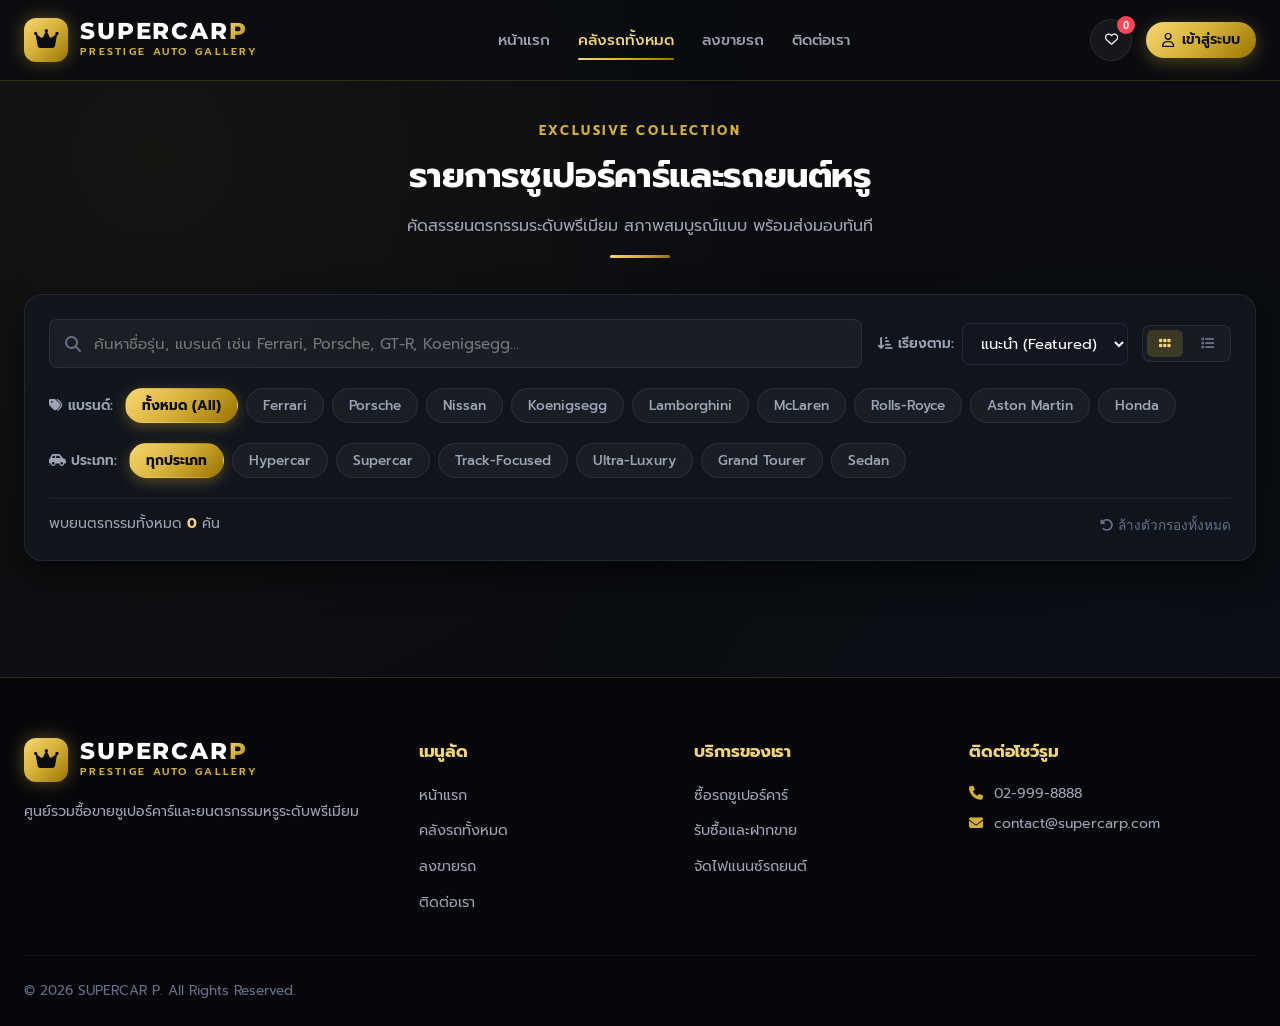
<file: list/list.html>
<!DOCTYPE html>
<html lang="th">
<head>
  <meta charset="UTF-8">
  <meta name="viewport" content="width=device-width, initial-scale=1.0">
  <title>SUPERCAR P | คลังรายการรถหรู & ซูเปอร์คาร์</title>
  
  <!-- FontAwesome for Icons -->
  <link rel="stylesheet" href="https://cdnjs.cloudflare.com/ajax/libs/font-awesome/6.5.1/css/all.min.css">
  
  <!-- Custom Stylesheet -->
  <link rel="stylesheet" href="../style.css">
</head>
<body>

  <!-- Main Navigation Header -->
  <header class="main-header" id="navbar">
    <div class="container header-container">
      <a href="../index.html" class="brand-logo">
        <span class="logo-mark"><i class="fa-solid fa-crown"></i></span>
        <div class="logo-text">
          <span class="logo-title">SUPERCAR<span class="accent-gold">P</span></span>
          <span class="logo-sub">PRESTIGE AUTO GALLERY</span>
        </div>
      </a>

      <!-- Desktop Navigation Menu -->
      <nav class="nav-menu" id="navMenu">
        <a href="../index.html" class="nav-link">หน้าแรก</a>
        <a href="../cars.html" class="nav-link active">คลังรถทั้งหมด</a>
        <a href="../sell.html" class="nav-link">ลงขายรถ</a>
        <a href="../contact.html" class="nav-link">ติดต่อเรา</a>
      </nav>

      <!-- Right Header Actions -->
      <div class="header-tools">
        <a href="../sell.html" class="btn btn-outline btn-sm" style="display:none; @media(min-width:768px){display:inline-flex;}">
          <i class="fa-solid fa-plus"></i>
          <span>ลงขายรถ</span>
        </a>

        <button class="wishlist-btn" id="wishlistToggle" title="รถที่ถูกใจ (Favorites)">
          <i class="fa-regular fa-heart"></i>
          <span class="badge" id="wishlistCount">0</span>
        </button>

        <!-- User Authentication State Button -->
        <div id="navbarAuth"></div>

        <button class="mobile-toggle" id="mobileMenuBtn" aria-label="Toggle Navigation">
          <span></span>
          <span></span>
          <span></span>
        </button>
      </div>
    </div>
  </header>

  <!-- Main Showroom / Car Listings Section -->
  <main class="showroom-section" id="showroom">
    <div class="container">
      
      <!-- Section Header -->
      <div class="section-header text-center" style="text-align:center;">
        <span class="sub-heading">EXCLUSIVE COLLECTION</span>
        <h1 class="main-heading">รายการซูเปอร์คาร์และรถยนต์หรู</h1>
        <p class="section-desc">คัดสรรยนตรกรรมระดับพรีเมียม สภาพสมบูรณ์แบบ พร้อมส่งมอบทันที</p>
        <div class="gold-divider"></div>
      </div>

      <!-- Search & Filters Container -->
      <div class="filter-wrapper glass-panel">
        <!-- Search bar & Sort -->
        <div class="filter-top-row">
          <div class="search-box">
            <i class="fa-solid fa-magnifying-glass"></i>
            <input type="text" id="searchInput" placeholder="ค้นหาชื่อรุ่น, แบรนด์ เช่น Ferrari, Porsche, GT-R, Koenigsegg...">
            <button class="clear-search-btn" id="clearSearch" style="display:none;"><i class="fa-solid fa-xmark"></i></button>
          </div>

          <div style="display:flex; gap:14px; align-items:center; flex-wrap:wrap;">
            <div style="display:flex; align-items:center; gap:8px;">
              <label for="sortSelect" style="font-size:0.85rem; color:var(--text-muted); font-weight:600;"><i class="fa-solid fa-arrow-down-short-wide"></i> เรียงตาม:</label>
              <select id="sortSelect" class="custom-select" style="width:auto; padding:8px 14px;">
                <option value="featured">แนะนำ (Featured)</option>
                <option value="price-desc">ราคา: สูงไปต่ำ</option>
                <option value="price-asc">ราคา: ต่ำไปสูง</option>
                <option value="hp-desc">แรงม้า: สูงสุด</option>
                <option value="year-desc">ปีใหม่ล่าสุด</option>
              </select>
            </div>

            <div class="view-mode-buttons">
              <button class="view-btn active" id="viewGrid" title="มุมมองตาราง"><i class="fa-solid fa-grip"></i></button>
              <button class="view-btn" id="viewList" title="มุมมองรายการ"><i class="fa-solid fa-list"></i></button>
            </div>
          </div>
        </div>

        <!-- Brand Category Filter Pills -->
        <div class="filter-pills-row">
          <span class="filter-label"><i class="fa-solid fa-tags"></i> แบรนด์:</span>
          <div class="filter-pills" id="brandPills">
            <button class="pill-btn active" data-brand="all">ทั้งหมด (All)</button>
            <button class="pill-btn" data-brand="Ferrari">Ferrari</button>
            <button class="pill-btn" data-brand="Porsche">Porsche</button>
            <button class="pill-btn" data-brand="Nissan">Nissan</button>
            <button class="pill-btn" data-brand="Koenigsegg">Koenigsegg</button>
            <button class="pill-btn" data-brand="Lamborghini">Lamborghini</button>
            <button class="pill-btn" data-brand="McLaren">McLaren</button>
            <button class="pill-btn" data-brand="Rolls-Royce">Rolls-Royce</button>
            <button class="pill-btn" data-brand="Aston Martin">Aston Martin</button>
            <button class="pill-btn" data-brand="Honda">Honda</button>
          </div>
        </div>

        <!-- Body Type Filter Pills -->
        <div class="filter-pills-row">
          <span class="filter-label"><i class="fa-solid fa-car-side"></i> ประเภท:</span>
          <div class="filter-pills" id="typePills">
            <button class="pill-btn active" data-type="all">ทุกประเภท</button>
            <button class="pill-btn" data-type="Hypercar">Hypercar</button>
            <button class="pill-btn" data-type="Supercar">Supercar</button>
            <button class="pill-btn" data-type="Track-Focused">Track-Focused</button>
            <button class="pill-btn" data-type="Ultra-Luxury">Ultra-Luxury</button>
            <button class="pill-btn" data-type="GT">Grand Tourer</button>
            <button class="pill-btn" data-type="Sedan">Sedan</button>
          </div>
        </div>

        <!-- Active Results Meta -->
        <div style="display:flex; justify-content:space-between; align-items:center; padding-top:14px; border-top:1px solid rgba(255,255,255,0.06); font-size:0.88rem;">
          <span style="color:var(--text-muted);">
            พบยนตรกรรมทั้งหมด <strong id="carCount" style="color:var(--color-gold-light);">0</strong> คัน
          </span>
          <button id="resetFiltersBtn" class="text-button" style="background:none; border:none; color:var(--text-dim); cursor:pointer; font-size:0.85rem;">
            <i class="fa-solid fa-rotate-left"></i> ล้างตัวกรองทั้งหมด
          </button>
        </div>
      </div>

      <!-- Car Grid Showcase -->
      <div class="cars-grid" id="carsContainer">
        <!-- Injected via JavaScript -->
      </div>

      <!-- No Results Placeholder -->
      <div class="no-results glass-panel" id="noResults" style="display: none; text-align:center; padding:50px 20px;">
        <i class="fa-solid fa-car-burst" style="font-size:3rem; color:var(--text-dim); margin-bottom:16px;"></i>
        <h3 style="font-size:1.4rem; margin-bottom:8px;">ไม่พบรายการรถที่ตรงกับเงื่อนไขการค้นหา</h3>
        <p style="color:var(--text-muted); font-size:0.95rem; margin-bottom:20px;">กรุณาลองเปลี่ยนคำค้นหา หรือรีเซ็ตตัวกรองเพื่อค้นหาใหม่อีกครั้ง</p>
        <button class="btn btn-gold" onclick="document.getElementById('resetFiltersBtn').click()">ล้างตัวกรองและดูรถทั้งหมด</button>
      </div>

    </div>
  </main>

  <!-- Quick View Modal -->
  <div class="modal-overlay" id="carModal">
    <div class="modal-box" style="max-width:850px;">
      <button class="modal-close-btn" id="modalCloseBtn"><i class="fa-solid fa-xmark"></i></button>
      <div id="modalBody">
        <!-- Injected via JS -->
      </div>
    </div>
  </div>

  <!-- Unified Footer -->
  <footer class="main-footer">
    <div class="container">
      <div class="footer-grid">
        <div>
          <div class="brand-logo" style="margin-bottom:18px;">
            <span class="logo-mark"><i class="fa-solid fa-crown"></i></span>
            <div class="logo-text">
              <span class="logo-title">SUPERCAR<span class="accent-gold">P</span></span>
              <span class="logo-sub">PRESTIGE AUTO GALLERY</span>
            </div>
          </div>
          <p style="color:var(--text-muted); font-size:0.88rem; line-height:1.7;">
            ศูนย์รวมซื้อขายซูเปอร์คาร์และยนตรกรรมหรูระดับพรีเมียม
          </p>
        </div>

        <div>
          <h4 class="footer-title">เมนูลัด</h4>
          <ul class="footer-links">
            <li><a href="../index.html">หน้าแรก</a></li>
            <li><a href="../cars.html">คลังรถทั้งหมด</a></li>
            <li><a href="../sell.html">ลงขายรถ</a></li>
            <li><a href="../contact.html">ติดต่อเรา</a></li>
          </ul>
        </div>

        <div>
          <h4 class="footer-title">บริการของเรา</h4>
          <ul class="footer-links">
            <li><a href="../cars.html">ซื้อรถซูเปอร์คาร์</a></li>
            <li><a href="../sell.html">รับซื้อและฝากขาย</a></li>
            <li><a href="../contact.html">จัดไฟแนนซ์รถยนต์</a></li>
          </ul>
        </div>

        <div>
          <h4 class="footer-title">ติดต่อโชว์รูม</h4>
          <p style="color:var(--text-muted); font-size:0.88rem; margin-bottom:8px;">
            <i class="fa-solid fa-phone" style="color:var(--color-gold); width:20px;"></i> 02-999-8888
          </p>
          <p style="color:var(--text-muted); font-size:0.88rem;">
            <i class="fa-solid fa-envelope" style="color:var(--color-gold); width:20px;"></i> contact@supercarp.com
          </p>
        </div>
      </div>

      <div class="footer-bottom">
        <div>© 2026 SUPERCAR P. All Rights Reserved.</div>
      </div>
    </div>
  </footer>

  <!-- Scripts -->
  <script src="../js/cars-data.js"></script>
  <script src="list.js"></script>
</body>
</html>
</file>
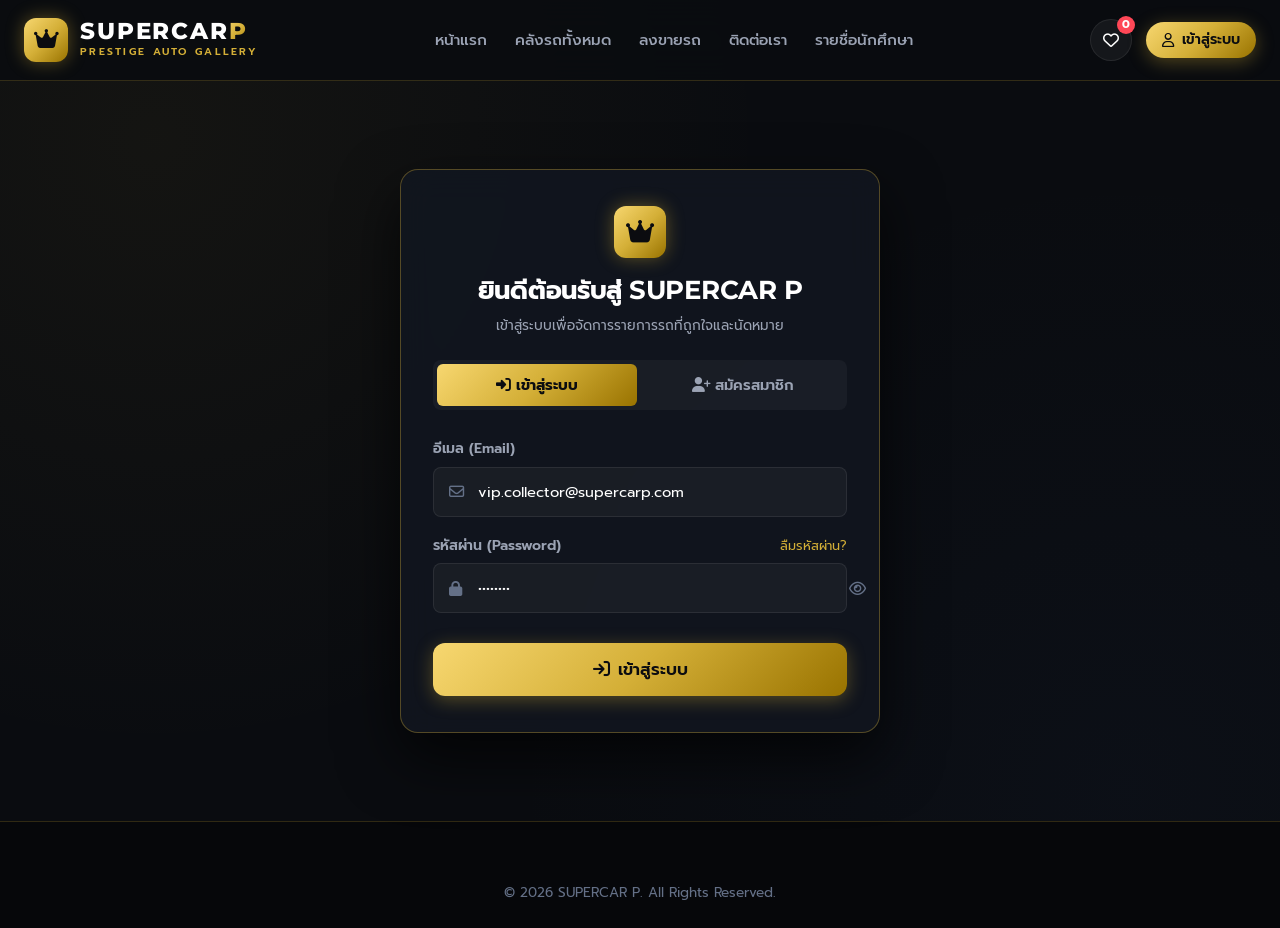
<file: login/login.html>
<!DOCTYPE html>
<html lang="th">
<head>
  <meta charset="UTF-8">
  <meta name="viewport" content="width=device-width, initial-scale=1.0">
  <title>เข้าสู่ระบบ & สมัครสมาชิก | SUPERCAR P</title>
  
  <!-- FontAwesome Icons -->
  <link rel="stylesheet" href="https://cdnjs.cloudflare.com/ajax/libs/font-awesome/6.5.1/css/all.min.css">
  
  <!-- Stylesheets -->
  <link rel="stylesheet" href="../style.css">
  <link rel="stylesheet" href="login.css">
</head>
<body>

  <!-- Header -->
  <header class="main-header" id="navbar">
    <div class="container header-container">
      <a href="../index.html" class="brand-logo">
        <span class="logo-mark"><i class="fa-solid fa-crown"></i></span>
        <div class="logo-text">
          <span class="logo-title">SUPERCAR<span class="accent-gold">P</span></span>
          <span class="logo-sub">PRESTIGE AUTO GALLERY</span>
        </div>
      </a>

      <nav class="nav-menu" id="navMenu">
        <a href="../index.html" class="nav-link">หน้าแรก</a>
        <a href="../cars.html" class="nav-link">คลังรถทั้งหมด</a>
        <a href="../sell.html" class="nav-link">ลงขายรถ</a>
        <a href="../contact.html" class="nav-link">ติดต่อเรา</a>
        <a href="../team.html" class="nav-link">รายชื่อนักศึกษา</a>
      </nav>

      <div class="header-tools">
        <a href="../cars.html?view=wishlist" class="wishlist-btn" id="wishlistToggle" title="รถที่ถูกใจ">
          <i class="fa-regular fa-heart"></i>
          <span class="badge" id="wishlistCount">0</span>
        </a>
        <div id="navbarAuth"></div>
      </div>
    </div>
  </header>

  <!-- Main Login Card -->
  <main class="auth-wrapper">
    <div class="auth-card glass-panel">
      <div class="auth-header">
        <span class="logo-mark auth-logo-mark">
          <i class="fa-solid fa-crown"></i>
        </span>
        <h1 class="auth-title">ยินดีต้อนรับสู่ SUPERCAR P</h1>
        <p class="auth-subtitle">เข้าสู่ระบบเพื่อจัดการรายการรถที่ถูกใจและนัดหมาย</p>
      </div>

      <div class="auth-tabs">
        <button type="button" class="auth-tab-btn active" id="tabSignInBtn" onclick="switchAuthTab('signin')">
          <i class="fa-solid fa-right-to-bracket"></i> เข้าสู่ระบบ
        </button>
        <button type="button" class="auth-tab-btn" id="tabSignUpBtn" onclick="switchAuthTab('signup')">
          <i class="fa-solid fa-user-plus"></i> สมัครสมาชิก
        </button>
      </div>

      <!-- Sign In -->
      <form id="signInForm" onsubmit="handleSignInSubmit(event)">
        <div class="form-group">
          <label for="loginEmail">อีเมล (Email)</label>
          <div class="input-with-icon">
            <i class="fa-regular fa-envelope"></i>
            <input type="email" id="loginEmail" class="custom-input" placeholder="name@email.com" required value="vip.collector@supercarp.com">
          </div>
        </div>

        <div class="form-group">
          <div class="form-label-row">
            <label for="loginPassword">รหัสผ่าน (Password)</label>
            <a href="javascript:void(0)" onclick="handleForgotPassword()" class="forgot-link">ลืมรหัสผ่าน?</a>
          </div>
          <div class="input-with-icon input-relative">
            <i class="fa-solid fa-lock"></i>
            <input type="password" id="loginPassword" class="custom-input" placeholder="••••••••" required value="12345678">
            <button type="button" onclick="togglePasswordVisibility('loginPassword', this)" class="toggle-password-btn">
              <i class="fa-regular fa-eye"></i>
            </button>
          </div>
        </div>

        <button type="submit" class="btn btn-gold btn-lg btn-auth-submit">
          <i class="fa-solid fa-arrow-right-to-bracket"></i>
          <span>เข้าสู่ระบบ</span>
        </button>
      </form>

      <!-- Sign Up -->
      <form id="signUpForm" onsubmit="handleSignUpSubmit(event)" class="form-hidden">
        <div class="form-group">
          <label for="signupName">ชื่อ-นามสกุล</label>
          <div class="input-with-icon">
            <i class="fa-regular fa-user"></i>
            <input type="text" id="signupName" class="custom-input" placeholder="ระบุชื่อจริงและนามสกุล" required>
          </div>
        </div>

        <div class="form-group">
          <label for="signupEmail">อีเมล</label>
          <div class="input-with-icon">
            <i class="fa-regular fa-envelope"></i>
            <input type="email" id="signupEmail" class="custom-input" placeholder="name@email.com" required>
          </div>
        </div>

        <div class="form-group">
          <label for="signupPassword">รหัสผ่าน</label>
          <div class="input-with-icon input-relative">
            <i class="fa-solid fa-lock"></i>
            <input type="password" id="signupPassword" class="custom-input" placeholder="กำหนดรหัสผ่าน" required minlength="6">
            <button type="button" onclick="togglePasswordVisibility('signupPassword', this)" class="toggle-password-btn">
              <i class="fa-regular fa-eye"></i>
            </button>
          </div>
        </div>

        <div class="form-group">
          <label for="confirmPassword">ยืนยันรหัสผ่าน</label>
          <div class="input-with-icon input-relative">
            <i class="fa-solid fa-shield-halved"></i>
            <input type="password" id="confirmPassword" class="custom-input" placeholder="กรอกรหัสผ่านอีกครั้ง" required minlength="6">
          </div>
        </div>

        <button type="submit" class="btn btn-gold btn-lg btn-auth-submit">
          <i class="fa-solid fa-user-check"></i>
          <span>สร้างบัญชีผู้ใช้ใหม่</span>
        </button>
      </form>
    </div>
  </main>

  <footer class="main-footer">
    <div class="container footer-copy-text">
      © 2026 SUPERCAR P. All Rights Reserved.
    </div>
  </footer>

  <script src="../js/cars-data.js"></script>
  <script>
    function switchAuthTab(tab) {
      const signInForm = document.getElementById("signInForm");
      const signUpForm = document.getElementById("signUpForm");
      const tabSignInBtn = document.getElementById("tabSignInBtn");
      const tabSignUpBtn = document.getElementById("tabSignUpBtn");

      if (tab === "signin") {
        signInForm.classList.remove("form-hidden");
        signInForm.style.display = "";
        signUpForm.classList.add("form-hidden");
        signUpForm.style.display = "";
        tabSignInBtn.classList.add("active");
        tabSignUpBtn.classList.remove("active");
      } else {
        signInForm.classList.add("form-hidden");
        signInForm.style.display = "";
        signUpForm.classList.remove("form-hidden");
        signUpForm.style.display = "";
        tabSignUpBtn.classList.add("active");
        tabSignInBtn.classList.remove("active");
      }
    }

    function togglePasswordVisibility(inputId, btn) {
      const input = document.getElementById(inputId);
      const icon = btn.querySelector("i");
      if (input.type === "password") {
        input.type = "text";
        icon.className = "fa-regular fa-eye-slash";
      } else {
        input.type = "password";
        icon.className = "fa-regular fa-eye";
      }
    }

    function handleForgotPassword() {
      const email = prompt("กรุณาระบุอีเมลที่ใช้ลงทะเบียนเพื่อรับลิงก์รีเซ็ตรหัสผ่าน:");
      if (email) {
        showToast(`ระบบได้ส่งลิงก์ตั้งรหัสผ่านใหม่ไปยัง ${email} เรียบร้อยแล้ว`, "success", 5000);
      }
    }

    function handleSignInSubmit(e) {
      e.preventDefault();
      const email = document.getElementById("loginEmail").value.trim();
      const name = email.split("@")[0];

      loginUser({ name: name.charAt(0).toUpperCase() + name.slice(1), email: email });
      showToast(`เข้าสู่ระบบสำเร็จ ยินดีต้อนรับคุณ ${name}!`, "success", 3000);

      setTimeout(() => {
        window.location.href = "../index.html";
      }, 1000);
    }

    function handleSignUpSubmit(e) {
      e.preventDefault();
      const name = document.getElementById("signupName").value.trim();
      const email = document.getElementById("signupEmail").value.trim();
      const pass = document.getElementById("signupPassword").value;
      const confirmPass = document.getElementById("confirmPassword").value;

      if (pass !== confirmPass) {
        showToast("รหัสผ่านไม่ตรงกัน กรุณาตรวจสอบอีกครั้ง", "error");
        return;
      }

      loginUser({ name: name, email: email });
      showToast(`สมัครสมาชิกสำเร็จ ยินดีต้อนรับคุณ ${name}!`, "success", 3000);

      setTimeout(() => {
        window.location.href = "../index.html";
      }, 1000);
    }
  </script>
</body>
</html>
</file>
<file: style.css>
/* ===================================================================
   SUPERCAR P - Luxury & Supercar Dealership Master Stylesheet
   Unified Theme: Dark Obsidian & Radiant Gold (Prestige Auto Gallery)
   =================================================================== */

@import url('https://fonts.googleapis.com/css2?family=Montserrat:ital,wght@0,300;0,400;0,500;0,600;0,700;0,800;1,300&family=Prompt:wght@300;400;500;600;700&display=swap');

:root {
  --bg-main: #0a0c10;
  --bg-surface: #0f1219;
  --bg-card: rgba(18, 22, 31, 0.88);
  --bg-card-hover: rgba(26, 32, 45, 0.96);
  --bg-glass: rgba(15, 19, 27, 0.75);
  --border-glass: rgba(255, 255, 255, 0.08);
  --border-gold: rgba(212, 175, 55, 0.35);

  --color-gold: #d4af37;
  --color-gold-light: #f3d579;
  --color-gold-dark: #aa8214;
  --gold-gradient: linear-gradient(135deg, #f7d770 0%, #d4af37 50%, #997300 100%);
  --gold-glow: 0 0 25px rgba(212, 175, 55, 0.28);

  --text-main: #ffffff;
  --text-muted: #9ba3b4;
  --text-dim: #647087;

  --font-primary: 'Prompt', 'Montserrat', -apple-system, BlinkMacSystemFont, sans-serif;
  --font-en: 'Montserrat', 'Prompt', sans-serif;

  --transition-smooth: all 0.3s cubic-bezier(0.25, 0.8, 0.25, 1);
  --shadow-card: 0 14px 34px rgba(0, 0, 0, 0.55);
  --shadow-glow: 0 0 30px rgba(212, 175, 55, 0.15);
  --radius-lg: 18px;
  --radius-md: 12px;
  --radius-sm: 8px;
}

* {
  margin: 0;
  padding: 0;
  box-sizing: border-box;
}

html {
  scroll-behavior: smooth;
  font-size: 16px;
}

body {
  background-color: var(--bg-main);
  color: var(--text-main);
  font-family: var(--font-primary);
  line-height: 1.6;
  overflow-x: hidden;
  min-height: 100vh;
  display: flex;
  flex-direction: column;
  background-image: 
    radial-gradient(circle at 12% 15%, rgba(212, 175, 55, 0.05) 0%, transparent 45%),
    radial-gradient(circle at 88% 85%, rgba(45, 80, 150, 0.05) 0%, transparent 45%);
}

/* Typography & General */
h1, h2, h3, h4, h5, h6 {
  font-family: var(--font-en);
  font-weight: 700;
  color: var(--text-main);
  letter-spacing: -0.01em;
}

a {
  color: inherit;
  text-decoration: none;
  transition: var(--transition-smooth);
}

.container {
  max-width: 1280px;
  margin: 0 auto;
  padding: 0 24px;
}

.accent-gold {
  color: var(--color-gold);
  background: var(--gold-gradient);
  -webkit-background-clip: text;
  -webkit-text-fill-color: transparent;
}

.gold-divider {
  width: 60px;
  height: 3px;
  background: var(--gold-gradient);
  margin: 16px auto;
  border-radius: 2px;
}

.glass-panel {
  background: var(--bg-card);
  backdrop-filter: blur(16px);
  -webkit-backdrop-filter: blur(16px);
  border: 1px solid var(--border-glass);
  border-radius: var(--radius-lg);
  box-shadow: var(--shadow-card);
}

/* ===================================================================
   BUTTONS
   =================================================================== */
.btn {
  display: inline-flex;
  align-items: center;
  justify-content: center;
  gap: 8px;
  padding: 12px 24px;
  font-family: var(--font-primary);
  font-size: 0.95rem;
  font-weight: 600;
  border-radius: var(--radius-sm);
  cursor: pointer;
  border: none;
  transition: var(--transition-smooth);
  text-decoration: none;
}

.btn-gold {
  background: var(--gold-gradient);
  color: #0b0c10 !important;
  box-shadow: 0 4px 18px rgba(212, 175, 55, 0.35);
}

.btn-gold:hover {
  transform: translateY(-2px);
  box-shadow: 0 8px 25px rgba(212, 175, 55, 0.5);
  filter: brightness(1.08);
}

.btn-outline {
  background: transparent;
  color: var(--text-main);
  border: 1.5px solid var(--border-gold);
}

.btn-outline:hover {
  background: rgba(212, 175, 55, 0.12);
  border-color: var(--color-gold-light);
  color: var(--color-gold-light);
  transform: translateY(-2px);
}

.btn-sm {
  padding: 8px 16px;
  font-size: 0.85rem;
}

.btn-lg {
  padding: 14px 32px;
  font-size: 1.05rem;
  border-radius: var(--radius-md);
}

/* ===================================================================
   UNIFIED HEADER & NAVIGATION
   =================================================================== */
.main-header {
  position: sticky;
  top: 0;
  z-index: 1000;
  background: rgba(10, 12, 16, 0.92);
  backdrop-filter: blur(18px);
  -webkit-backdrop-filter: blur(18px);
  border-bottom: 1px solid rgba(212, 175, 55, 0.2);
  transition: var(--transition-smooth);
}

.main-header.scrolled {
  background: rgba(8, 10, 14, 0.98);
  box-shadow: 0 10px 30px rgba(0, 0, 0, 0.7);
  border-bottom-color: rgba(212, 175, 55, 0.35);
}

.header-container {
  display: flex;
  align-items: center;
  justify-content: space-between;
  height: 80px;
}

.brand-logo {
  display: flex;
  align-items: center;
  gap: 12px;
}

.logo-mark {
  width: 44px;
  height: 44px;
  background: var(--gold-gradient);
  border-radius: 12px;
  display: flex;
  align-items: center;
  justify-content: center;
  color: #0b0c10;
  font-size: 1.35rem;
  box-shadow: 0 0 18px rgba(212, 175, 55, 0.4);
}

.logo-text {
  display: flex;
  flex-direction: column;
}

.logo-title {
  font-family: var(--font-en);
  font-size: 1.45rem;
  font-weight: 800;
  letter-spacing: 0.08em;
  color: #ffffff;
  line-height: 1.1;
}

.logo-sub {
  font-size: 0.65rem;
  letter-spacing: 0.22em;
  color: var(--color-gold);
  font-weight: 600;
}

.nav-menu {
  display: flex;
  align-items: center;
  gap: 28px;
}

.nav-link {
  font-size: 0.95rem;
  font-weight: 500;
  color: var(--text-muted);
  position: relative;
  padding: 6px 0;
}

.nav-link:hover,
.nav-link.active {
  color: var(--color-gold-light);
}

.nav-link.active::after,
.nav-link:hover::after {
  content: '';
  position: absolute;
  bottom: -2px;
  left: 0;
  width: 100%;
  height: 2px;
  background: var(--gold-gradient);
  border-radius: 2px;
}

.header-tools {
  display: flex;
  align-items: center;
  gap: 14px;
}

.wishlist-btn {
  background: rgba(255, 255, 255, 0.05);
  border: 1px solid var(--border-glass);
  color: var(--text-main);
  width: 42px;
  height: 42px;
  border-radius: 50%;
  display: flex;
  align-items: center;
  justify-content: center;
  position: relative;
  cursor: pointer;
  transition: var(--transition-smooth);
}

.wishlist-btn:hover {
  border-color: var(--color-gold);
  color: var(--color-gold);
  background: rgba(212, 175, 55, 0.1);
}

.wishlist-btn .badge {
  position: absolute;
  top: -4px;
  right: -4px;
  background: #ff4757;
  color: #fff;
  font-size: 0.7rem;
  font-weight: 700;
  width: 18px;
  height: 18px;
  border-radius: 50%;
  display: flex;
  align-items: center;
  justify-content: center;
}

.mobile-toggle {
  display: none;
  flex-direction: column;
  gap: 5px;
  background: none;
  border: none;
  cursor: pointer;
  padding: 8px;
}

.mobile-toggle span {
  width: 24px;
  height: 2px;
  background: var(--text-main);
  transition: var(--transition-smooth);
}

/* User Profile Badge & Navbar Auth Tools */
.user-profile-badge {
  display: flex;
  align-items: center;
  gap: 8px;
}

.user-profile-avatar {
  width: 32px;
  height: 32px;
  border-radius: 50%;
  background: var(--gold-gradient);
  display: flex;
  align-items: center;
  justify-content: center;
  color: #0b0c10;
  font-weight: 700;
  font-size: 0.85rem;
}

.user-profile-name {
  font-size: 0.88rem;
  font-weight: 600;
  color: var(--text-main);
  display: none;
}

@media (min-width: 640px) {
  .user-profile-name {
    display: inline;
  }
}

.btn-user-logout {
  padding: 6px 12px;
  font-size: 0.8rem;
  border-radius: 20px;
  border-color: rgba(255, 255, 255, 0.15);
}

.btn-user-login {
  border-radius: 20px;
  padding: 7px 16px;
  font-size: 0.88rem;
}

.toast-text {
  font-size: 0.92rem;
  font-weight: 500;
}

/* ===================================================================
   HERO SECTION (HOME)
   =================================================================== */
.hero-section {
  position: relative;
  min-height: 600px;
  padding: 80px 0 60px;
  display: flex;
  align-items: center;
  background: radial-gradient(circle at 65% 50%, rgba(212, 175, 55, 0.08) 0%, transparent 60%);
  overflow: hidden;
}

.hero-grid {
  display: grid;
  grid-template-columns: 1.1fr 1fr;
  align-items: center;
  gap: 40px;
}

.hero-tag {
  display: inline-flex;
  align-items: center;
  gap: 8px;
  padding: 6px 14px;
  background: rgba(212, 175, 55, 0.1);
  border: 1px solid var(--border-gold);
  border-radius: 30px;
  color: var(--color-gold-light);
  font-size: 0.82rem;
  font-weight: 600;
  margin-bottom: 20px;
  letter-spacing: 0.06em;
}

.hero-title {
  font-size: clamp(2.4rem, 4.5vw, 3.8rem);
  line-height: 1.15;
  margin-bottom: 20px;
  font-weight: 800;
}

.hero-desc {
  font-size: 1.08rem;
  color: var(--text-muted);
  margin-bottom: 32px;
  max-width: 540px;
  line-height: 1.7;
}

.hero-cta-group {
  display: flex;
  flex-wrap: wrap;
  gap: 16px;
  margin-bottom: 40px;
}

.hero-stats {
  display: grid;
  grid-template-columns: repeat(3, 1fr);
  gap: 20px;
  padding-top: 24px;
  border-top: 1px solid rgba(255, 255, 255, 0.08);
}

.hero-stat-val {
  font-family: var(--font-en);
  font-size: 1.8rem;
  font-weight: 800;
  color: var(--color-gold-light);
  line-height: 1.1;
}

.hero-stat-label {
  font-size: 0.8rem;
  color: var(--text-muted);
}

.hero-visual {
  position: relative;
}

.hero-img-box {
  position: relative;
  border-radius: var(--radius-lg);
  overflow: hidden;
  box-shadow: 0 25px 60px rgba(0, 0, 0, 0.8);
  border: 1.5px solid var(--border-gold);
}

.hero-img-box img {
  width: 100%;
  height: 380px;
  object-fit: cover;
  display: block;
  transition: transform 0.6s ease;
}

.hero-img-box:hover img {
  transform: scale(1.04);
}

.hero-float-card {
  position: absolute;
  bottom: -20px;
  left: -20px;
  background: rgba(14, 18, 26, 0.92);
  backdrop-filter: blur(12px);
  border: 1px solid var(--border-gold);
  border-radius: var(--radius-md);
  padding: 16px 22px;
  box-shadow: 0 15px 35px rgba(0, 0, 0, 0.6);
}

.hero-float-title {
  font-size: 0.82rem;
  color: var(--text-muted);
}

.hero-float-price {
  font-family: var(--font-en);
  font-size: 1.45rem;
  font-weight: 800;
  color: var(--color-gold);
}

/* ===================================================================
   FAST SEARCH WIDGET
   =================================================================== */
.search-widget-section {
  margin-top: -30px;
  position: relative;
  z-index: 10;
  margin-bottom: 60px;
}

.search-widget {
  padding: 24px 30px;
  border: 1.5px solid var(--border-gold);
}

.search-form-grid {
  display: grid;
  grid-template-columns: 1.6fr 1.2fr 1.2fr auto;
  gap: 16px;
  align-items: center;
}

.input-with-icon {
  position: relative;
  display: flex;
  align-items: center;
}

.input-with-icon i {
  position: absolute;
  left: 16px;
  color: var(--text-dim);
  font-size: 0.95rem;
}

.custom-input,
.custom-select {
  width: 100%;
  padding: 13px 16px 13px 44px;
  background: rgba(255, 255, 255, 0.04);
  border: 1px solid var(--border-glass);
  border-radius: var(--radius-sm);
  color: var(--text-main);
  font-family: var(--font-primary);
  font-size: 0.92rem;
  outline: none;
  transition: var(--transition-smooth);
}

.custom-select {
  padding-left: 40px;
  cursor: pointer;
  background-color: #121620;
}

.custom-input:focus,
.custom-select:focus {
  border-color: var(--color-gold);
  box-shadow: 0 0 15px rgba(212, 175, 55, 0.2);
  background: rgba(255, 255, 255, 0.07);
}

/* ===================================================================
   FILTER BAR & PILLS (CATALOG)
   =================================================================== */
.showroom-section {
  padding: 40px 0 80px;
}

.section-header {
  margin-bottom: 36px;
}

.sub-heading {
  font-size: 0.8rem;
  letter-spacing: 0.2em;
  color: var(--color-gold);
  font-weight: 700;
  display: block;
  margin-bottom: 6px;
}

.main-heading {
  font-size: 2.2rem;
  margin-bottom: 10px;
}

.section-desc {
  color: var(--text-muted);
  max-width: 600px;
  margin: 0 auto;
}

.filter-wrapper {
  padding: 24px;
  margin-bottom: 36px;
  display: flex;
  flex-direction: column;
  gap: 20px;
}

.filter-top-row {
  display: flex;
  gap: 16px;
  justify-content: space-between;
  align-items: center;
  flex-wrap: wrap;
}

.search-box {
  position: relative;
  flex: 1;
  min-width: 280px;
}

.search-box i {
  position: absolute;
  left: 16px;
  top: 50%;
  transform: translateY(-50%);
  color: var(--text-dim);
}

.search-box input {
  width: 100%;
  padding: 12px 40px 12px 44px;
  background: rgba(255, 255, 255, 0.04);
  border: 1px solid var(--border-glass);
  border-radius: var(--radius-sm);
  color: #fff;
  font-family: var(--font-primary);
  font-size: 0.95rem;
  outline: none;
  transition: var(--transition-smooth);
}

.search-box input:focus {
  border-color: var(--color-gold);
  background: rgba(255, 255, 255, 0.07);
}

.clear-search-btn {
  position: absolute;
  right: 12px;
  top: 50%;
  transform: translateY(-50%);
  background: none;
  border: none;
  color: var(--text-dim);
  cursor: pointer;
}

.filter-pills-row {
  display: flex;
  align-items: center;
  gap: 12px;
  flex-wrap: wrap;
}

.filter-label {
  font-size: 0.85rem;
  color: var(--text-muted);
  font-weight: 600;
}

.filter-pills {
  display: flex;
  gap: 8px;
  flex-wrap: wrap;
}

.pill-btn {
  background: rgba(255, 255, 255, 0.04);
  border: 1px solid var(--border-glass);
  color: var(--text-muted);
  padding: 6px 16px;
  border-radius: 20px;
  font-family: var(--font-primary);
  font-size: 0.85rem;
  font-weight: 500;
  cursor: pointer;
  transition: var(--transition-smooth);
}

.pill-btn:hover {
  color: #fff;
  border-color: rgba(212, 175, 55, 0.4);
}

.pill-btn.active {
  background: var(--gold-gradient);
  color: #0b0c10;
  font-weight: 700;
  border-color: transparent;
  box-shadow: 0 4px 14px rgba(212, 175, 55, 0.35);
}

.view-mode-buttons {
  display: flex;
  gap: 6px;
  background: rgba(255, 255, 255, 0.03);
  padding: 4px;
  border-radius: var(--radius-sm);
  border: 1px solid var(--border-glass);
}

.view-btn {
  background: none;
  border: none;
  color: var(--text-dim);
  padding: 6px 12px;
  border-radius: 6px;
  cursor: pointer;
  transition: var(--transition-smooth);
}

.view-btn.active,
.view-btn:hover {
  background: rgba(212, 175, 55, 0.2);
  color: var(--color-gold-light);
}

/* ===================================================================
   CAR CARDS & GRID
   =================================================================== */
.cars-grid {
  display: grid;
  grid-template-columns: repeat(3, 1fr);
  gap: 28px;
}

.car-card {
  background: var(--bg-card);
  border: 1px solid var(--border-glass);
  border-radius: var(--radius-lg);
  overflow: hidden;
  display: flex;
  flex-direction: column;
  transition: var(--transition-smooth);
  box-shadow: var(--shadow-card);
  position: relative;
}

.car-card:hover {
  transform: translateY(-6px);
  border-color: var(--border-gold);
  box-shadow: 0 20px 40px rgba(0, 0, 0, 0.7), var(--shadow-glow);
}

.car-img-wrapper {
  position: relative;
  height: 220px;
  background: radial-gradient(circle at center, #1d2535 0%, #0d1017 100%);
  overflow: hidden;
  display: flex;
  align-items: center;
  justify-content: center;
}

.car-img-wrapper img {
  width: 100%;
  height: 100%;
  object-fit: cover;
  transition: transform 0.5s ease;
}

.car-card:hover .car-img-wrapper img {
  transform: scale(1.06);
}

.car-card-badges {
  position: absolute;
  top: 14px;
  left: 14px;
  display: flex;
  flex-direction: column;
  gap: 6px;
  z-index: 2;
}

.badge-pill {
  padding: 4px 10px;
  border-radius: 12px;
  font-size: 0.72rem;
  font-weight: 700;
  text-transform: uppercase;
  letter-spacing: 0.05em;
  backdrop-filter: blur(6px);
}

.badge-pill.gold {
  background: var(--gold-gradient);
  color: #0b0c10;
}

.badge-pill.dark {
  background: rgba(10, 12, 16, 0.85);
  color: var(--color-gold-light);
  border: 1px solid var(--border-gold);
}

.card-fav-btn {
  position: absolute;
  top: 14px;
  right: 14px;
  width: 38px;
  height: 38px;
  border-radius: 50%;
  background: rgba(10, 12, 16, 0.75);
  backdrop-filter: blur(6px);
  border: 1px solid rgba(255, 255, 255, 0.1);
  color: #fff;
  display: flex;
  align-items: center;
  justify-content: center;
  cursor: pointer;
  z-index: 2;
  transition: var(--transition-smooth);
}

.card-fav-btn:hover {
  background: #ff4757;
  color: #fff;
  border-color: #ff4757;
  transform: scale(1.1);
}

.car-info {
  padding: 22px;
  display: flex;
  flex-direction: column;
  flex: 1;
}

.car-meta-top {
  display: flex;
  justify-content: space-between;
  align-items: center;
  margin-bottom: 6px;
}

.car-brand-name {
  font-size: 0.82rem;
  color: var(--color-gold);
  font-weight: 700;
  text-transform: uppercase;
  letter-spacing: 0.08em;
}

.car-year {
  font-size: 0.8rem;
  color: var(--text-dim);
}

.car-title {
  font-size: 1.25rem;
  margin-bottom: 14px;
  color: #ffffff;
  font-weight: 700;
  line-height: 1.3;
}

.car-specs-grid {
  display: grid;
  grid-template-columns: repeat(3, 1fr);
  gap: 8px;
  padding: 12px 0;
  border-top: 1px solid rgba(255, 255, 255, 0.06);
  border-bottom: 1px solid rgba(255, 255, 255, 0.06);
  margin-bottom: 18px;
}

.spec-cell {
  display: flex;
  flex-direction: column;
  gap: 2px;
}

.spec-cell-label {
  font-size: 0.7rem;
  color: var(--text-muted);
}

.spec-cell-val {
  font-size: 0.88rem;
  font-weight: 700;
  color: var(--text-main);
}

.car-price-row {
  margin-bottom: 18px;
}

.price-caption {
  font-size: 0.72rem;
  color: var(--text-dim);
  display: block;
}

.price-number {
  font-family: var(--font-en);
  font-size: 1.45rem;
  font-weight: 800;
  color: var(--color-gold-light);
}

.car-actions {
  display: grid;
  grid-template-columns: 1fr 1fr;
  gap: 10px;
  margin-top: auto;
}

/* List view mode */
.cars-grid.list-view {
  grid-template-columns: 1fr;
}

.cars-grid.list-view .car-card {
  flex-direction: row;
  height: 240px;
}

.cars-grid.list-view .car-img-wrapper {
  width: 320px;
  height: 100%;
  flex-shrink: 0;
}

/* ===================================================================
   CAR DETAIL PAGE SPECIFIC STYLES
   =================================================================== */
.detail-main {
  padding: 40px 0 100px;
}

.breadcrumb-nav {
  display: flex;
  align-items: center;
  gap: 8px;
  font-size: 0.85rem;
  color: var(--text-muted);
  margin-bottom: 24px;
}

.breadcrumb-nav a:hover {
  color: var(--color-gold);
}

.detail-grid {
  display: grid;
  grid-template-columns: 1.3fr 1fr;
  gap: 36px;
  margin-bottom: 40px;
}

.gallery-container {
  display: flex;
  flex-direction: column;
  gap: 14px;
}

.main-image-viewport {
  position: relative;
  background: radial-gradient(circle at center, #1b2230 0%, #0d1017 100%);
  border: 1.5px solid var(--border-gold);
  border-radius: var(--radius-lg);
  aspect-ratio: 16 / 10;
  overflow: hidden;
  box-shadow: 0 18px 45px rgba(0, 0, 0, 0.7);
}

.main-image-viewport img {
  width: 100%;
  height: 100%;
  object-fit: cover;
  transition: opacity 0.25s ease;
}

.gallery-nav-btn {
  position: absolute;
  top: 50%;
  transform: translateY(-50%);
  width: 44px;
  height: 44px;
  border-radius: 50%;
  background: rgba(10, 12, 16, 0.75);
  border: 1px solid rgba(255, 255, 255, 0.15);
  color: #fff;
  display: flex;
  align-items: center;
  justify-content: center;
  cursor: pointer;
  transition: var(--transition-smooth);
}

.gallery-nav-btn:hover {
  background: var(--gold-gradient);
  color: #0b0c10;
  border-color: transparent;
}

.gallery-nav-btn.prev { left: 14px; }
.gallery-nav-btn.next { right: 14px; }

.thumbnails-row {
  display: grid;
  grid-template-columns: repeat(5, 1fr);
  gap: 10px;
}

.thumb-item {
  aspect-ratio: 4 / 3;
  border-radius: var(--radius-sm);
  overflow: hidden;
  border: 2px solid transparent;
  cursor: pointer;
  background: #141822;
  transition: var(--transition-smooth);
  opacity: 0.6;
}

.thumb-item img {
  width: 100%;
  height: 100%;
  object-fit: cover;
}

.thumb-item:hover {
  opacity: 0.9;
}

.thumb-item.active {
  border-color: var(--color-gold);
  opacity: 1;
  box-shadow: 0 0 12px rgba(212, 175, 55, 0.35);
}

/* Detail Info Card */
.detail-info-card {
  display: flex;
  flex-direction: column;
  gap: 24px;
}

.detail-specs-table {
  width: 100%;
  border-collapse: collapse;
}

.detail-specs-table tr {
  border-bottom: 1px solid rgba(255, 255, 255, 0.06);
}

.detail-specs-table td {
  padding: 10px 4px;
  font-size: 0.9rem;
}

.detail-specs-table td:first-child {
  color: var(--text-muted);
  width: 42%;
}

.detail-specs-table td:last-child {
  color: var(--text-main);
  font-weight: 600;
}

/* Loan Calculator Card */
.calculator-card {
  padding: 26px;
  background: var(--bg-card);
  border: 1px solid var(--border-gold);
  border-radius: var(--radius-lg);
  margin-top: 30px;
}

.calc-inputs-grid {
  display: grid;
  grid-template-columns: repeat(3, 1fr);
  gap: 18px;
  margin: 20px 0;
}

.calc-result-box {
  background: rgba(212, 175, 55, 0.08);
  border: 1px solid var(--border-gold);
  border-radius: var(--radius-md);
  padding: 18px;
  text-align: center;
}

.calc-result-amount {
  font-family: var(--font-en);
  font-size: 2rem;
  font-weight: 800;
  color: var(--color-gold-light);
}

/* Seller Profile Card */
.seller-card {
  padding: 22px;
  border-radius: var(--radius-md);
  background: rgba(255, 255, 255, 0.02);
  border: 1px solid var(--border-glass);
  display: flex;
  flex-direction: column;
  gap: 16px;
}

.seller-header {
  display: flex;
  align-items: center;
  gap: 14px;
}

.seller-avatar {
  width: 56px;
  height: 56px;
  border-radius: 50%;
  object-fit: cover;
  border: 2px solid var(--border-gold);
}

/* Sticky Bottom Action Bar */
.sticky-bottom-bar {
  position: fixed;
  bottom: 0;
  left: 0;
  right: 0;
  background: rgba(10, 12, 16, 0.96);
  backdrop-filter: blur(16px);
  border-top: 1px solid var(--border-gold);
  padding: 14px 24px;
  z-index: 900;
  box-shadow: 0 -10px 30px rgba(0, 0, 0, 0.7);
}

.sticky-bar-inner {
  max-width: 1280px;
  margin: 0 auto;
  display: flex;
  align-items: center;
  justify-content: space-between;
}

/* ===================================================================
   SELL CAR FORM (SELL.HTML)
   =================================================================== */
.sell-section {
  padding: 50px 0 90px;
}

.sell-layout {
  display: grid;
  grid-template-columns: 1.25fr 1fr;
  gap: 36px;
}

.form-group {
  margin-bottom: 18px;
}

.form-group label {
  display: block;
  font-size: 0.88rem;
  font-weight: 600;
  color: var(--text-muted);
  margin-bottom: 6px;
}

.form-row {
  display: grid;
  grid-template-columns: 1fr 1fr;
  gap: 16px;
}

.custom-textarea {
  width: 100%;
  padding: 12px 16px;
  background: rgba(255, 255, 255, 0.04);
  border: 1px solid var(--border-glass);
  border-radius: var(--radius-sm);
  color: #fff;
  font-family: var(--font-primary);
  font-size: 0.92rem;
  outline: none;
  resize: vertical;
  min-height: 110px;
  transition: var(--transition-smooth);
}

.custom-textarea:focus {
  border-color: var(--color-gold);
  background: rgba(255, 255, 255, 0.07);
}

/* ===================================================================
   LOGIN & SIGN UP (LOGIN.HTML)
   =================================================================== */
.auth-wrapper {
  min-height: calc(100vh - 160px);
  display: flex;
  align-items: center;
  justify-content: center;
  padding: 60px 20px;
}

.auth-card {
  width: 100%;
  max-width: 480px;
  padding: 36px 32px;
  border: 1.5px solid var(--border-gold);
  box-shadow: 0 25px 60px rgba(0, 0, 0, 0.7);
}

.auth-tabs {
  display: grid;
  grid-template-columns: 1fr 1fr;
  gap: 6px;
  background: rgba(255, 255, 255, 0.04);
  padding: 4px;
  border-radius: var(--radius-sm);
  margin-bottom: 28px;
}

.auth-tab-btn {
  background: none;
  border: none;
  color: var(--text-muted);
  padding: 10px;
  font-family: var(--font-primary);
  font-size: 0.92rem;
  font-weight: 600;
  border-radius: 6px;
  cursor: pointer;
  transition: var(--transition-smooth);
}

.auth-tab-btn.active {
  background: var(--gold-gradient);
  color: #0b0c10;
  font-weight: 700;
}

/* ===================================================================
   CONTACT US (CONTACT.HTML)
   =================================================================== */
.contact-section {
  padding: 50px 0 90px;
}

.contact-layout {
  display: grid;
  grid-template-columns: 1fr 1.15fr;
  gap: 36px;
}

.contact-info-list {
  display: flex;
  flex-direction: column;
  gap: 18px;
}

.contact-item {
  display: flex;
  align-items: center;
  gap: 16px;
  padding: 16px;
  background: rgba(255, 255, 255, 0.02);
  border: 1px solid var(--border-glass);
  border-radius: var(--radius-md);
  transition: var(--transition-smooth);
}

.contact-item:hover {
  border-color: var(--border-gold);
  transform: translateX(4px);
}

.contact-icon {
  width: 52px;
  height: 52px;
  border-radius: 50%;
  background: var(--gold-gradient);
  color: #0b0c10;
  display: flex;
  align-items: center;
  justify-content: center;
  font-size: 1.3rem;
  flex-shrink: 0;
  box-shadow: 0 0 15px rgba(212, 175, 55, 0.35);
}

/* ===================================================================
   MODALS & TOAST
   =================================================================== */
.modal-overlay {
  position: fixed;
  inset: 0;
  background: rgba(0, 0, 0, 0.85);
  backdrop-filter: blur(8px);
  z-index: 2000;
  display: none;
  align-items: center;
  justify-content: center;
  padding: 20px;
}

.modal-box {
  background: #0f1219;
  border: 1.5px solid var(--border-gold);
  border-radius: var(--radius-lg);
  max-width: 580px;
  width: 100%;
  padding: 32px;
  position: relative;
  box-shadow: 0 25px 60px rgba(0, 0, 0, 0.9);
  animation: modalFadeIn 0.3s ease-out;
}

@keyframes modalFadeIn {
  from { opacity: 0; transform: scale(0.95); }
  to { opacity: 1; transform: scale(1); }
}

.modal-close-btn {
  position: absolute;
  top: 18px;
  right: 18px;
  background: rgba(255, 255, 255, 0.08);
  border: 1px solid rgba(255, 255, 255, 0.15);
  color: #fff;
  width: 36px;
  height: 36px;
  border-radius: 50%;
  cursor: pointer;
  display: flex;
  align-items: center;
  justify-content: center;
  transition: var(--transition-smooth);
}

.modal-close-btn:hover {
  background: #ff4757;
  border-color: #ff4757;
}

.toast-container {
  position: fixed;
  bottom: 24px;
  right: 24px;
  z-index: 9999;
  display: flex;
  flex-direction: column;
  gap: 10px;
}

.toast {
  background: #141822;
  border: 1px solid var(--border-gold);
  color: #ffffff;
  padding: 14px 20px;
  border-radius: var(--radius-md);
  box-shadow: 0 10px 30px rgba(0, 0, 0, 0.8);
  display: flex;
  align-items: center;
  gap: 12px;
  animation: slideInRight 0.3s ease-out;
  min-width: 280px;
}

.toast i {
  color: var(--color-gold);
  font-size: 1.25rem;
}

@keyframes slideInRight {
  from { transform: translateX(100%); opacity: 0; }
  to { transform: translateX(0); opacity: 1; }
}

/* ===================================================================
   UNIFIED FOOTER
   =================================================================== */
.main-footer {
  background: #06070a;
  border-top: 1px solid rgba(212, 175, 55, 0.2);
  padding: 60px 0 24px;
  margin-top: auto;
}

.footer-grid {
  display: grid;
  grid-template-columns: 1.5fr 1fr 1fr 1.2fr;
  gap: 36px;
  margin-bottom: 40px;
}

.footer-title {
  font-size: 1.05rem;
  margin-bottom: 18px;
  color: var(--color-gold-light);
}

.footer-links {
  list-style: none;
  display: flex;
  flex-direction: column;
  gap: 10px;
}

.footer-links a {
  color: var(--text-muted);
  font-size: 0.9rem;
}

.footer-links a:hover {
  color: var(--color-gold);
  padding-left: 4px;
}

.footer-bottom {
  padding-top: 24px;
  border-top: 1px solid rgba(255, 255, 255, 0.06);
  display: flex;
  justify-content: space-between;
  align-items: center;
  flex-wrap: wrap;
  gap: 16px;
  font-size: 0.85rem;
  color: var(--text-dim);
}

/* ===================================================================
   RESPONSIVE QUERIES
   =================================================================== */
@media (max-width: 1024px) {
  .hero-grid,
  .search-form-grid,
  .detail-grid,
  .sell-layout,
  .contact-layout {
    grid-template-columns: 1fr;
  }

  .cars-grid {
    grid-template-columns: repeat(2, 1fr);
  }

  .footer-grid {
    grid-template-columns: repeat(2, 1fr);
  }
}

@media (max-width: 768px) {
  .mobile-toggle {
    display: flex;
  }

  .nav-menu {
    position: absolute;
    top: 100%;
    left: 0;
    width: 100%;
    background: #090b0f;
    flex-direction: column;
    padding: 24px;
    gap: 18px;
    border-bottom: 1px solid var(--border-gold);
    transform: translateY(-150%);
    opacity: 0;
    pointer-events: none;
    transition: var(--transition-smooth);
  }

  .nav-menu.open {
    transform: translateY(0);
    opacity: 1;
    pointer-events: all;
  }

  .cars-grid {
    grid-template-columns: 1fr;
  }

  .calc-inputs-grid,
  .hero-stats,
  .footer-grid {
    grid-template-columns: 1fr;
  }

  .form-row {
    grid-template-columns: 1fr;
  }

  .thumbnails-row {
    grid-template-columns: repeat(5, 1fr);
  }
}
</file>
<file: css/contact.css>
/* ===================================================================
   SUPERCAR P - Contact Us Page Stylesheet
   =================================================================== */

.header-sell-btn {
  display: none;
}

@media (min-width: 768px) {
  .header-sell-btn {
    display: inline-flex;
  }
}

.section-header-center {
  text-align: center;
}

.contact-card-main {
  padding: 34px;
  margin-bottom: 24px;
}

.contact-card-title {
  font-size: 1.4rem;
  color: #fff;
  margin-bottom: 20px;
  display: flex;
  align-items: center;
  gap: 10px;
}

.accent-gold-icon {
  color: var(--color-gold);
}

.contact-item-label {
  font-size: 0.8rem;
  color: var(--text-muted);
  display: block;
}

.contact-item-value-highlight {
  font-size: 1.25rem;
  font-weight: 700;
  color: var(--color-gold-light);
}

.contact-item-value-gold {
  font-size: 1.15rem;
  font-weight: 700;
  color: var(--color-gold-light);
}

.contact-item-value-text {
  font-size: 0.95rem;
  font-weight: 600;
  color: #fff;
  line-height: 1.5;
}

.contact-service-card {
  padding: 24px;
}

.service-title {
  font-size: 1.1rem;
  color: #fff;
  margin-bottom: 12px;
  display: flex;
  align-items: center;
  gap: 8px;
}

.check-green-icon {
  color: #2ed573;
}

.service-list {
  list-style: none;
  display: flex;
  flex-direction: column;
  gap: 8px;
  font-size: 0.88rem;
  color: var(--text-muted);
}

.service-list-icon {
  color: var(--color-gold);
  margin-right: 8px;
}

.contact-form-panel {
  padding: 34px;
}

.contact-form-desc {
  font-size: 0.88rem;
  color: var(--text-muted);
  margin-bottom: 24px;
}

.btn-contact-submit {
  width: 100%;
  margin-top: 14px;
}

.footer-brand-logo {
  margin-bottom: 18px;
}

.footer-desc {
  color: var(--text-muted);
  font-size: 0.88rem;
  line-height: 1.7;
}

.footer-addr {
  color: var(--text-muted);
  font-size: 0.88rem;
  line-height: 1.6;
}
</file>
<file: css/agera.css>
/* ===================================================================
   SUPERCAR P - Koenigsegg Agera RS Showcase Page Stylesheet
   =================================================================== */

.agera-hero-section {
  min-height: 450px;
  background: linear-gradient(180deg, rgba(14, 18, 26, 0.85) 0%, rgba(10, 12, 16, 0.98) 100%),
              url('https://images.unsplash.com/photo-1544829099-b9a0c07fad1a?auto=format&fit=crop&w=1400&q=80') center/cover;
}

.agera-hero-title {
  font-size: 3.2rem;
  margin-bottom: 12px;
}

.agera-hero-desc {
  font-size: 1.15rem;
  color: #f2f2f2;
  max-width: 640px;
  margin-bottom: 20px;
}

.agera-hero-price {
  font-size: 2.4rem;
  font-weight: 800;
  color: var(--color-gold-light);
  margin-bottom: 26px;
}

.agera-btn-group {
  display: flex;
  gap: 14px;
  flex-wrap: wrap;
}

.agera-main-content {
  padding: 50px 24px 80px;
  max-width: 1050px;
  display: grid;
  gap: 28px;
}

.agera-glass-card {
  padding: 30px;
  border: 1.5px solid var(--border-gold);
}

.agera-card-title {
  color: var(--color-gold);
  font-size: 1.4rem;
  margin-bottom: 18px;
}

.agera-specs-grid {
  display: grid;
  grid-template-columns: repeat(auto-fit, minmax(180px, 1fr));
  gap: 16px;
}

.agera-spec-cell {
  background: #090b0f;
  border-radius: 12px;
  padding: 18px;
  text-align: center;
  border: 1px solid rgba(255, 255, 255, 0.06);
}

.agera-spec-label {
  color: var(--text-muted);
  display: block;
  font-size: 0.8rem;
}

.agera-spec-val-gold {
  color: var(--color-gold-light);
  font-size: 1.4rem;
}

.agera-spec-val-white {
  color: #fff;
  font-size: 1.4rem;
}

.agera-features-grid {
  display: grid;
  grid-template-columns: 1fr 1fr;
  gap: 12px;
}

@media (max-width: 600px) {
  .agera-features-grid {
    grid-template-columns: 1fr;
  }
}

.agera-feature-item {
  display: flex;
  align-items: center;
  gap: 8px;
  color: #fff;
}

.agera-contact-box {
  padding: 30px;
  border: 1.5px solid var(--border-gold);
  display: flex;
  justify-content: space-between;
  align-items: center;
  flex-wrap: wrap;
  gap: 20px;
}

.agera-contact-title {
  color: var(--color-gold);
  font-size: 1.4rem;
  margin-bottom: 6px;
}

.agera-contact-desc {
  color: var(--text-muted);
  font-size: 0.95rem;
}

.agera-contact-actions {
  display: flex;
  gap: 12px;
}

.footer-copy-text {
  text-align: center;
  font-size: 0.85rem;
  color: var(--text-dim);
}
</file>
<file: css/login.css>
/* ===================================================================
   SUPERCAR P - Login & Sign Up Page Stylesheet
   =================================================================== */

.auth-header {
  text-align: center;
  margin-bottom: 24px;
}

.auth-logo-mark {
  margin: 0 auto 12px;
  width: 52px;
  height: 52px;
  font-size: 1.6rem;
}

.auth-title {
  font-size: 1.6rem;
  margin-bottom: 4px;
  color: #fff;
}

.auth-subtitle {
  font-size: 0.85rem;
  color: var(--text-muted);
}

.form-label-row {
  display: flex;
  justify-content: space-between;
  align-items: center;
  margin-bottom: 6px;
}

.form-label-row label {
  margin: 0;
}

.forgot-link {
  font-size: 0.8rem;
  color: var(--color-gold);
  text-decoration: none;
  transition: var(--transition-smooth);
}

.forgot-link:hover {
  text-decoration: underline;
  color: var(--color-gold-light);
}

.input-relative {
  position: relative;
}

.toggle-password-btn {
  position: absolute;
  right: 14px;
  background: none;
  border: none;
  color: var(--text-dim);
  cursor: pointer;
  padding: 0;
  display: flex;
  align-items: center;
  justify-content: center;
  height: 100%;
}

.toggle-password-btn:hover {
  color: var(--color-gold);
}

.btn-auth-submit {
  width: 100%;
  margin-top: 12px;
}

.form-hidden {
  display: none;
}

.auth-terms {
  font-size: 0.75rem;
  color: var(--text-dim);
  text-align: center;
  margin-top: 24px;
  line-height: 1.5;
}

.auth-terms-link {
  color: var(--color-gold);
}

.footer-copy-text {
  text-align: center;
  font-size: 0.85rem;
  color: var(--text-dim);
}
</file>
<file: css/team.css>
/* ===================================================================
   SUPERCAR P - Team Members & Students Page Stylesheet
   =================================================================== */

.header-sell-btn {
  display: none;
}

@media (min-width: 768px) {
  .header-sell-btn {
    display: inline-flex;
  }
}

.team-section {
  padding: 50px 0 90px;
}

.team-header-center {
  text-align: center;
  margin-bottom: 50px;
}

.team-grid {
  display: grid;
  grid-template-columns: repeat(auto-fill, minmax(280px, 1fr));
  gap: 30px;
  justify-content: center;
}

/* Luxury Member Card */
.team-card {
  position: relative;
  border-radius: var(--radius-lg);
  padding: 32px 24px;
  text-align: center;
  display: flex;
  flex-direction: column;
  align-items: center;
  transition: var(--transition-smooth);
  border: 1px solid var(--border-glass);
  overflow: hidden;
}

.team-card::before {
  content: '';
  position: absolute;
  top: 0;
  left: 0;
  right: 0;
  height: 4px;
  background: var(--gold-gradient);
  opacity: 0;
  transition: var(--transition-smooth);
}

.team-card:hover {
  transform: translateY(-8px);
  border-color: var(--border-gold);
  box-shadow: 0 16px 40px rgba(0, 0, 0, 0.6), var(--gold-glow);
}

.team-card:hover::before {
  opacity: 1;
}

/* Photo Wrapper & Image */
.team-photo-wrap {
  position: relative;
  width: 140px;
  height: 140px;
  margin: 0 auto 20px;
  border-radius: 50%;
  padding: 5px;
  background: radial-gradient(circle, rgba(212, 175, 55, 0.25) 0%, rgba(255, 255, 255, 0.04) 70%);
  border: 2px solid var(--border-gold);
  box-shadow: 0 8px 24px rgba(0, 0, 0, 0.5);
  display: flex;
  align-items: center;
  justify-content: center;
}

.team-photo-img {
  width: 100%;
  height: 100%;
  border-radius: 50%;
  object-fit: cover;
  background-color: #141822;
  display: block;
}

.team-photo-placeholder {
  width: 100%;
  height: 100%;
  border-radius: 50%;
  background: #121620;
  display: flex;
  align-items: center;
  justify-content: center;
  color: var(--color-gold);
  font-size: 2.8rem;
}

.team-badge-number {
  position: absolute;
  bottom: 0;
  right: 6px;
  width: 32px;
  height: 32px;
  border-radius: 50%;
  background: var(--gold-gradient);
  color: #000;
  font-weight: 800;
  font-size: 0.85rem;
  display: flex;
  align-items: center;
  justify-content: center;
  box-shadow: 0 4px 10px rgba(0, 0, 0, 0.5);
  border: 2px solid #0a0c10;
}

/* Member Text Info */
.team-member-name {
  font-size: 1.35rem;
  color: #fff;
  margin-bottom: 10px;
  font-weight: 700;
  line-height: 1.3;
}

.team-id-badge {
  display: inline-flex;
  align-items: center;
  gap: 8px;
  background: rgba(212, 175, 55, 0.1);
  border: 1px solid var(--border-gold);
  color: var(--color-gold-light);
  font-size: 0.92rem;
  font-family: var(--font-en);
  font-weight: 600;
  padding: 6px 16px;
  border-radius: 20px;
  margin-bottom: 14px;
  letter-spacing: 0.5px;
}

.team-id-icon {
  color: var(--color-gold);
  font-size: 0.85rem;
}

.team-member-role {
  font-size: 0.85rem;
  color: var(--text-muted);
  line-height: 1.5;
}

/* Notice Box for replacing photos */
.photo-guide-card {
  margin-top: 50px;
  padding: 24px 30px;
  border-radius: var(--radius-md);
  border: 1px dashed var(--border-gold);
  background: rgba(212, 175, 55, 0.03);
  display: flex;
  align-items: center;
  gap: 20px;
}

@media (max-width: 600px) {
  .photo-guide-card {
    flex-direction: column;
    text-align: center;
  }
}

.photo-guide-icon {
  font-size: 2rem;
  color: var(--color-gold);
  flex-shrink: 0;
}

.photo-guide-title {
  font-size: 1.05rem;
  color: #fff;
  margin-bottom: 4px;
}

.photo-guide-desc {
  font-size: 0.85rem;
  color: var(--text-muted);
  line-height: 1.6;
}

.photo-guide-code {
  color: var(--color-gold-light);
  background: rgba(0, 0, 0, 0.4);
  padding: 2px 8px;
  border-radius: 4px;
  font-family: monospace;
}

/* Footer elements */
.footer-brand-logo {
  margin-bottom: 18px;
}

.footer-desc {
  color: var(--text-muted);
  font-size: 0.88rem;
  line-height: 1.7;
}

.footer-contact-item {
  color: var(--text-muted);
  font-size: 0.88rem;
  margin-bottom: 8px;
}

.footer-contact-icon {
  color: var(--color-gold);
  width: 20px;
}
</file>
<file: cars/cars.css>
/* ===================================================================
   SUPERCAR P - Cars Catalog & Showroom Stylesheet (Subfolder Version)
   =================================================================== */

@import url("../style.css");

.header-sell-btn {
  display: none;
}

@media (min-width: 768px) {
  .header-sell-btn {
    display: inline-flex;
  }
}

.section-header-center {
  text-align: center;
}

.filter-controls-group {
  display: flex;
  gap: 14px;
  align-items: center;
  flex-wrap: wrap;
}

.filter-sort-group {
  display: flex;
  align-items: center;
  gap: 8px;
}

.filter-sort-label {
  font-size: 0.85rem;
  color: var(--text-muted);
  font-weight: 600;
}

.filter-sort-select {
  width: auto;
  padding: 8px 14px;
}

.filter-summary-row {
  display: flex;
  justify-content: space-between;
  align-items: center;
  padding-top: 14px;
  border-top: 1px solid rgba(255, 255, 255, 0.06);
  font-size: 0.88rem;
}

.filter-summary-text {
  color: var(--text-muted);
}

.car-count-highlight {
  color: var(--color-gold-light);
}

.reset-filters-btn {
  background: none;
  border: none;
  color: var(--text-dim);
  cursor: pointer;
  font-size: 0.85rem;
  transition: var(--transition-smooth);
}

.reset-filters-btn:hover {
  color: var(--color-gold);
}

.no-results-panel {
  display: none;
  text-align: center;
  padding: 50px 20px;
  margin-top: 20px;
}

.no-results-icon {
  font-size: 3rem;
  color: var(--text-dim);
  margin-bottom: 16px;
}

.no-results-title {
  font-size: 1.4rem;
  margin-bottom: 8px;
}

.no-results-desc {
  color: var(--text-muted);
  font-size: 0.95rem;
  margin-bottom: 20px;
}

.modal-box-large {
  max-width: 850px;
}

/* Quick Modal Content Styling */
.quick-modal-grid {
  display: grid;
  grid-template-columns: 1fr 1fr;
  gap: 26px;
}

@media (max-width: 768px) {
  .quick-modal-grid {
    grid-template-columns: 1fr;
  }
}

.quick-modal-img-wrap {
  background: #141822;
  border-radius: 12px;
  padding: 16px;
  display: flex;
  align-items: center;
  justify-content: center;
}

.quick-modal-img {
  max-width: 100%;
  max-height: 260px;
  object-fit: contain;
  filter: drop-shadow(0 15px 30px rgba(0, 0, 0, 0.8));
}

.quick-modal-title {
  font-size: 1.6rem;
  margin: 4px 0 10px;
}

.quick-modal-price {
  font-size: 1.6rem;
  font-weight: 800;
  color: var(--color-gold-light);
  margin-bottom: 14px;
}

.quick-modal-desc {
  color: var(--text-muted);
  font-size: 0.88rem;
  line-height: 1.6;
  margin-bottom: 18px;
}

.quick-modal-specs {
  display: grid;
  grid-template-columns: 1fr 1fr;
  gap: 10px;
  margin-bottom: 20px;
  font-size: 0.85rem;
}

.quick-modal-spec-item {
  background: rgba(255, 255, 255, 0.03);
  padding: 8px 12px;
  border-radius: 6px;
  border: 1px solid rgba(255, 255, 255, 0.06);
}

.quick-modal-spec-label {
  color: var(--text-muted);
  font-size: 0.75rem;
  display: block;
}

.quick-modal-spec-val {
  font-weight: 700;
  color: #fff;
}

.quick-modal-spec-gold {
  font-weight: 700;
  color: var(--color-gold);
}

.quick-modal-actions {
  display: flex;
  gap: 10px;
}

.quick-modal-btn-grow {
  flex: 1;
}

/* Footer Styling */
.footer-brand-logo {
  margin-bottom: 18px;
}

.footer-desc {
  color: var(--text-muted);
  font-size: 0.88rem;
  line-height: 1.7;
}

.footer-contact-item {
  color: var(--text-muted);
  font-size: 0.88rem;
  margin-bottom: 8px;
}

.footer-contact-icon {
  color: var(--color-gold);
  width: 20px;
}

.fav-active {
  color: #ff4757 !important;
}

.is-hidden {
  display: none !important;
}

.is-flex {
  display: flex !important;
}

.cursor-pointer {
  cursor: pointer;
}

.modal-car-title {
  font-size: 1.8rem;
  margin: 6px 0 10px;
}

.modal-car-price {
  font-size: 1.6rem;
  font-weight: 800;
  color: var(--color-gold-light);
  margin-bottom: 14px;
}

.modal-car-desc {
  color: var(--text-muted);
  font-size: 0.92rem;
  line-height: 1.6;
  margin-bottom: 20px;
}

.text-green {
  color: #2ed573;
}

.modal-action-row {
  display: flex;
  gap: 12px;
  margin-top: 24px;
}

.flex-1 {
  flex: 1;
}
</file>
<file: login/login.css>
/* ===================================================================
   SUPERCAR P - Login & Sign Up Page Stylesheet (Subfolder Version)
   =================================================================== */

@import url("../style.css");

.auth-header {
  text-align: center;
  margin-bottom: 24px;
}

.auth-logo-mark {
  margin: 0 auto 12px;
  width: 52px;
  height: 52px;
  font-size: 1.6rem;
}

.auth-title {
  font-size: 1.6rem;
  margin-bottom: 4px;
  color: #fff;
}

.auth-subtitle {
  font-size: 0.85rem;
  color: var(--text-muted);
}

.form-label-row {
  display: flex;
  justify-content: space-between;
  align-items: center;
  margin-bottom: 6px;
}

.form-label-row label {
  margin: 0;
}

.forgot-link {
  font-size: 0.8rem;
  color: var(--color-gold);
  text-decoration: none;
  transition: var(--transition-smooth);
}

.forgot-link:hover {
  text-decoration: underline;
  color: var(--color-gold-light);
}

.input-relative {
  position: relative;
}

.toggle-password-btn {
  position: absolute;
  right: 14px;
  background: none;
  border: none;
  color: var(--text-dim);
  cursor: pointer;
  padding: 0;
  display: flex;
  align-items: center;
  justify-content: center;
  height: 100%;
}

.toggle-password-btn:hover {
  color: var(--color-gold);
}

.btn-auth-submit {
  width: 100%;
  margin-top: 12px;
}

.form-hidden {
  display: none;
}

.auth-terms {
  font-size: 0.75rem;
  color: var(--text-dim);
  text-align: center;
  margin-top: 24px;
  line-height: 1.5;
}

.auth-terms-link {
  color: var(--color-gold);
}

.footer-copy-text {
  text-align: center;
  font-size: 0.85rem;
  color: var(--text-dim);
}
</file>
